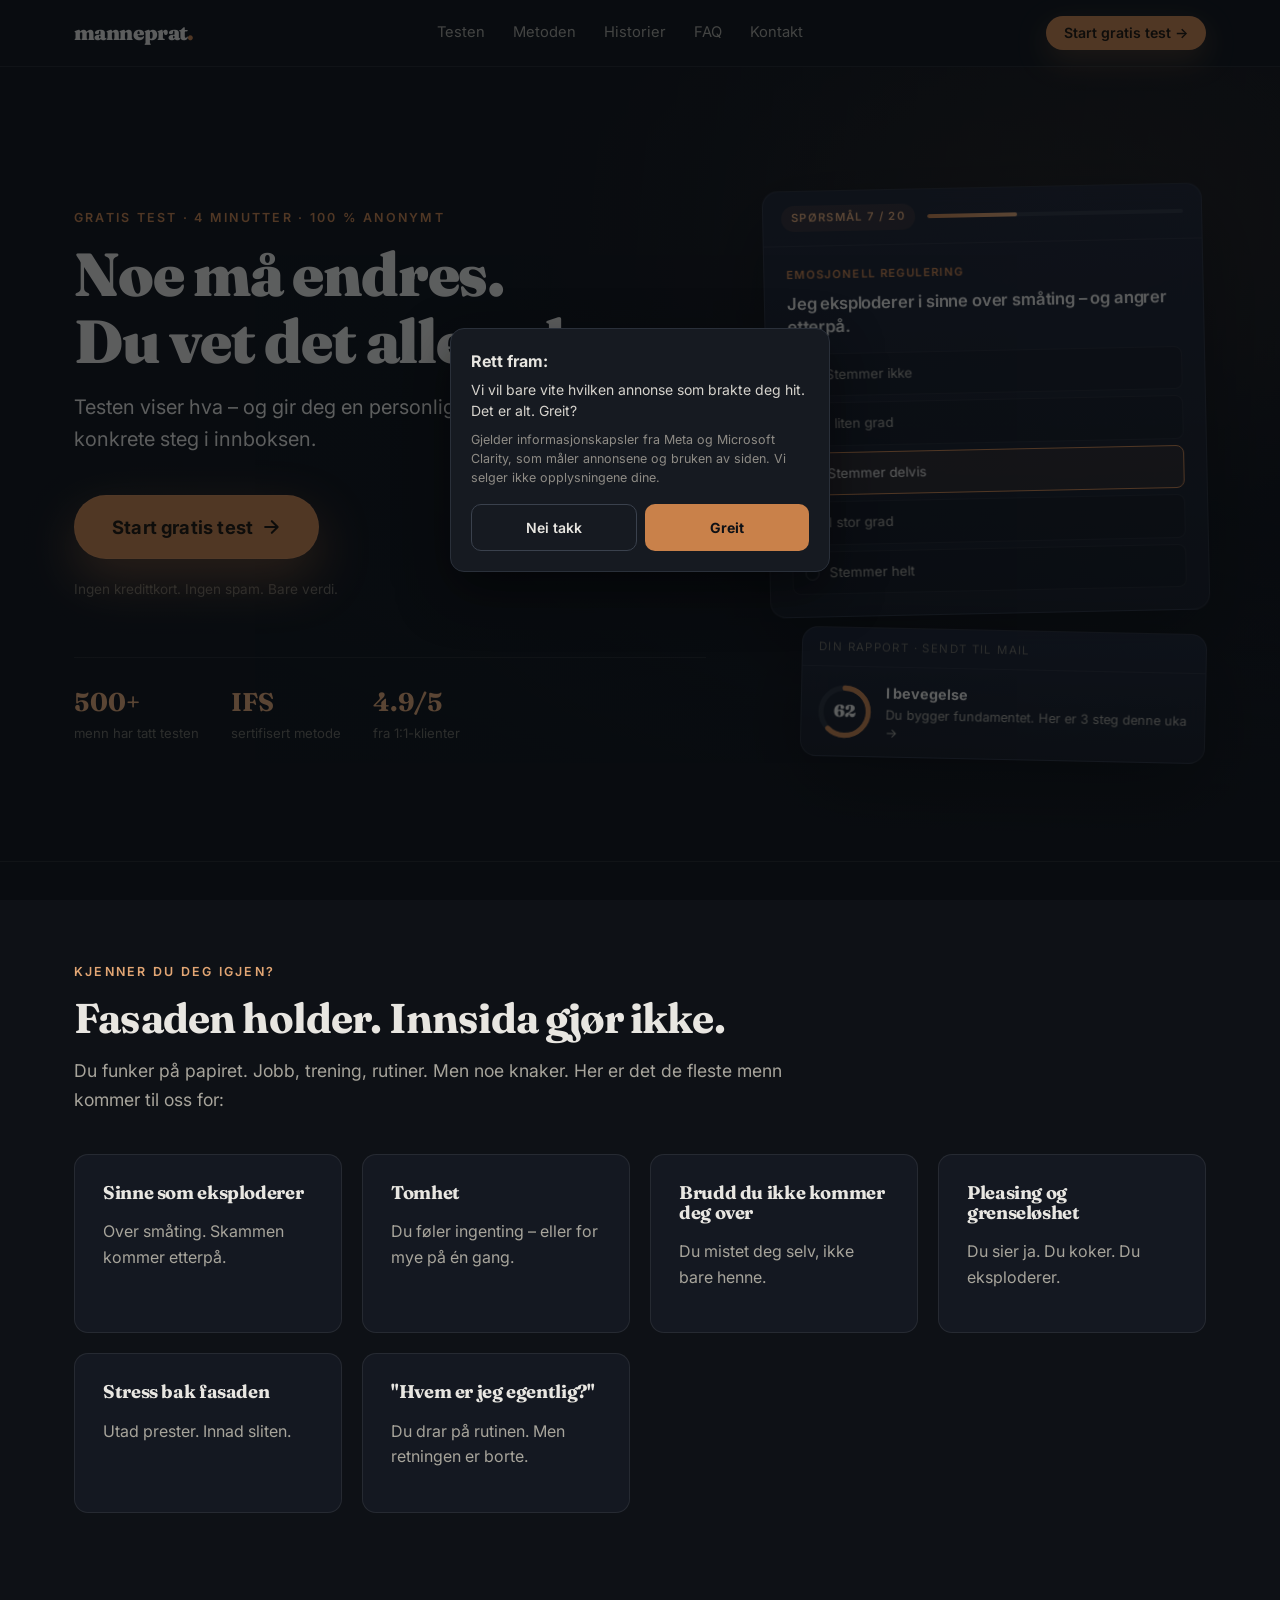
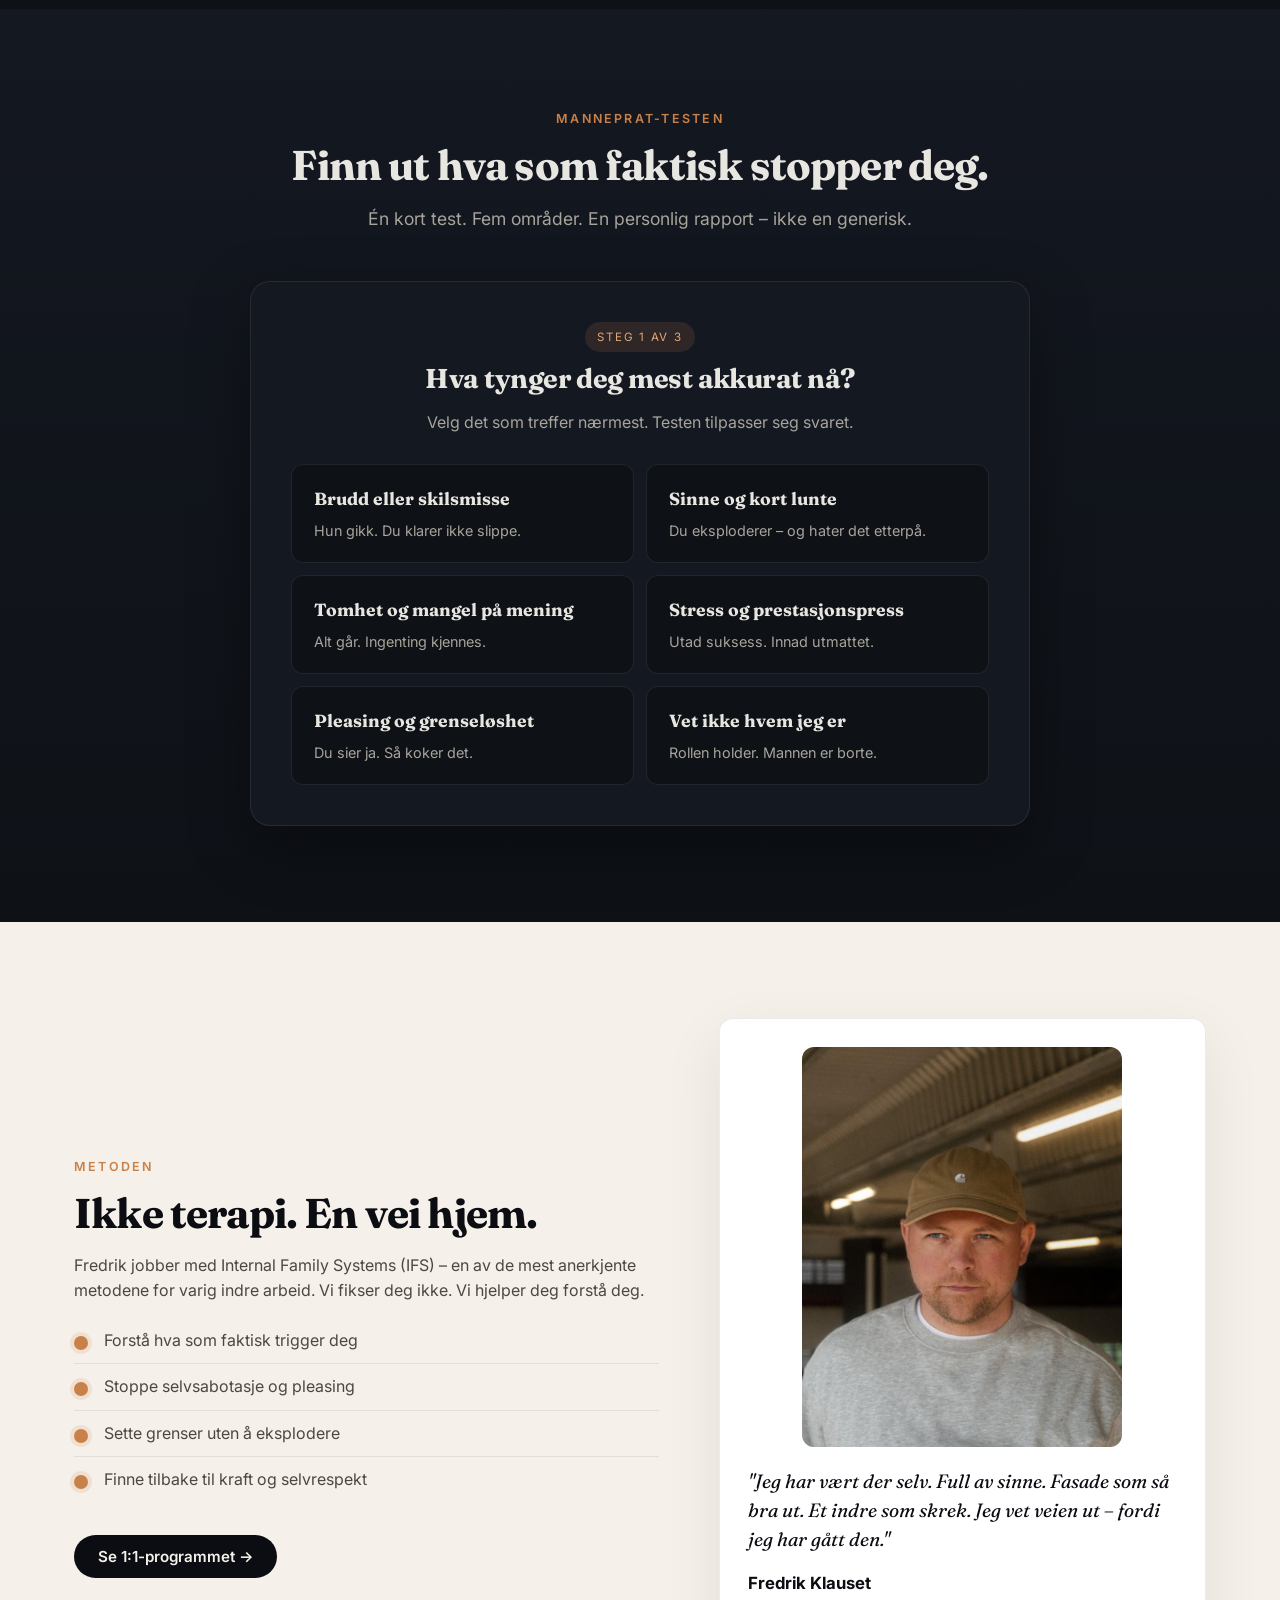
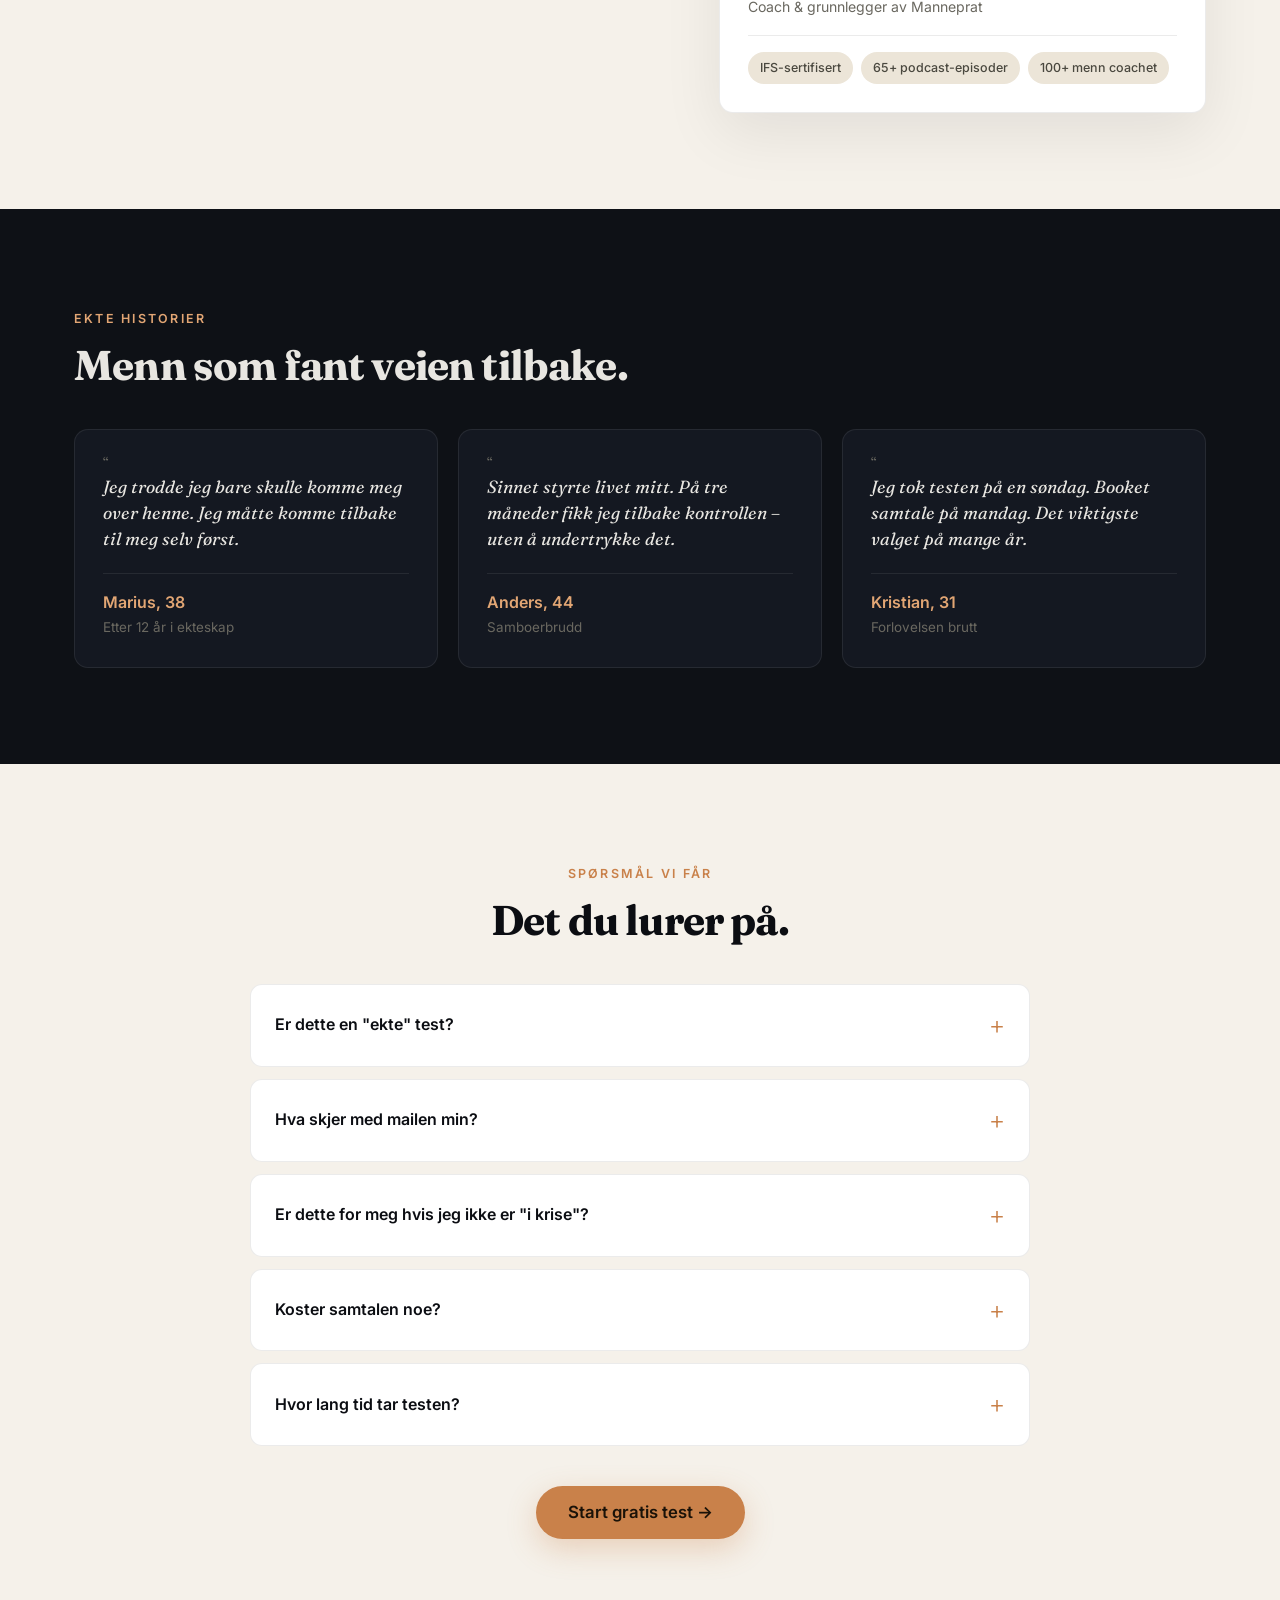
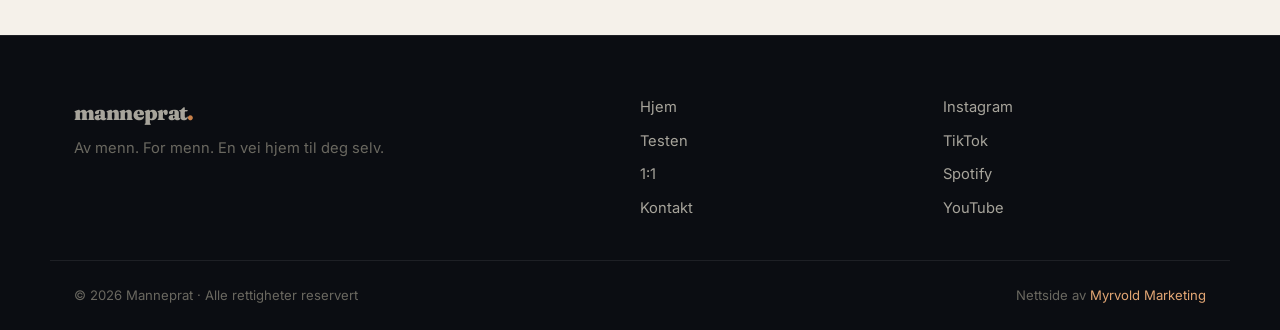
<file: index.html>
<!DOCTYPE html>
<html lang="no">
<head>
  <meta charset="UTF-8" />
  <meta name="viewport" content="width=device-width, initial-scale=1.0" />
  <title>Manneprat-testen | Manneprat</title>
  <meta name="description" content="Gratis test for menn som sitter fast. 4 minutter. Personlig rapport på mail." />
  <meta property="og:title" content="Manneprat-testen – Manneprat" />
  <meta property="og:description" content="Noe må endres. Du vet det. Testen viser hva." />
  <meta property="og:type" content="website" />
  <link rel="preconnect" href="https://fonts.googleapis.com" />
  <link rel="preconnect" href="https://fonts.gstatic.com" crossorigin />
  <link href="https://fonts.googleapis.com/css2?family=Fraunces:opsz,wght@9..144,500;9..144,700;9..144,900&family=Inter:wght@400;500;600;700&display=swap" rel="stylesheet" />
  <link rel="stylesheet" href="styles.css" />
  <script src="/vsl-assets/track.js?v=9" defer></script>
</head>
<body>

<!-- NAV -->
<header class="nav">
  <div class="container nav__inner">
    <a href="#" class="nav__logo">manneprat<span>.</span></a>
    <nav class="nav__links">
      <a href="#test">Testen</a>
      <a href="#metode">Metoden</a>
      <a href="#historier">Historier</a>
      <a href="#faq">FAQ</a>
      <a href="kontakt.html">Kontakt</a>
    </nav>
    <a href="#test" class="btn btn--primary nav__cta">Start gratis test →</a>
  </div>
</header>

<!-- HERO -->
<section class="hero">
  <div class="hero__bg" style="background-image:url('images/hero.jpg')"></div>
  <div class="hero__overlay"></div>
  <div class="container hero__inner">
    <div class="hero__content">
      <span class="eyebrow">Gratis test · 4 minutter · 100 % anonymt</span>
      <h1>Noe må endres.<br/>Du vet det allerede.</h1>
      <p class="hero__lead">Testen viser hva – og gir deg en personlig rapport med 3 konkrete steg i innboksen.</p>
      <div class="hero__cta">
        <a href="#test" class="btn btn--primary btn--huge btn--pulse">
          <span>Start gratis test</span>
          <svg width="20" height="20" viewBox="0 0 24 24" fill="none" stroke="currentColor" stroke-width="2.5" stroke-linecap="round" stroke-linejoin="round"><path d="M5 12h14M13 5l7 7-7 7"/></svg>
        </a>
        <span class="hero__meta">Ingen kredittkort. Ingen spam. Bare verdi.</span>
      </div>
      <div class="hero__trust">
        <div><strong>500+</strong><span>menn har tatt testen</span></div>
        <div><strong>IFS</strong><span>sertifisert metode</span></div>
        <div><strong>4.9/5</strong><span>fra 1:1-klienter</span></div>
      </div>
    </div>

    <!-- Hero preview: mock av selve testen -->
    <aside class="hero__preview" aria-hidden="true">
      <div class="hero__preview-card">
        <div class="hero__preview-head">
          <span class="hero__preview-badge">Spørsmål 7 / 20</span>
          <div class="hero__preview-progress"><span></span></div>
        </div>
        <div class="hero__preview-body">
          <span class="hero__preview-dim">Emosjonell regulering</span>
          <h3>Jeg eksploderer i sinne over småting – og angrer etterpå.</h3>
          <div class="hero__preview-opts">
            <div class="hero__preview-opt"><span class="mark"></span>Stemmer ikke</div>
            <div class="hero__preview-opt"><span class="mark"></span>I liten grad</div>
            <div class="hero__preview-opt is-selected"><span class="mark"></span>Stemmer delvis</div>
            <div class="hero__preview-opt"><span class="mark"></span>I stor grad</div>
            <div class="hero__preview-opt"><span class="mark"></span>Stemmer helt</div>
          </div>
        </div>
      </div>
      <div class="hero__preview-result">
        <div class="hero__preview-result-head">
          <span>Din rapport · sendt til mail</span>
        </div>
        <div class="hero__preview-result-body">
          <div class="hero__preview-ring">
            <svg viewBox="0 0 64 64"><circle cx="32" cy="32" r="28" class="ring-bg"/><circle cx="32" cy="32" r="28" class="ring-fg" style="stroke-dasharray:176;stroke-dashoffset:67"/></svg>
            <span>62</span>
          </div>
          <div>
            <strong>I bevegelse</strong>
            <p>Du bygger fundamentet. Her er 3 steg denne uka →</p>
          </div>
        </div>
      </div>
    </aside>
  </div>
</section>

<!-- PROBLEM -->
<section id="problemet" class="section section--dark">
  <div class="container">
    <span class="eyebrow eyebrow--light">Kjenner du deg igjen?</span>
    <h2 class="section__title">Fasaden holder. Innsida gjør ikke.</h2>
    <p class="section__lead">Du funker på papiret. Jobb, trening, rutiner. Men noe knaker. Her er det de fleste menn kommer til oss for:</p>
    <div class="problem-grid">
      <div class="problem-card"><h3>Sinne som eksploderer</h3><p>Over småting. Skammen kommer etterpå.</p></div>
      <div class="problem-card"><h3>Tomhet</h3><p>Du føler ingenting – eller for mye på én gang.</p></div>
      <div class="problem-card"><h3>Brudd du ikke kommer deg over</h3><p>Du mistet deg selv, ikke bare henne.</p></div>
      <div class="problem-card"><h3>Pleasing og grenseløshet</h3><p>Du sier ja. Du koker. Du eksploderer.</p></div>
      <div class="problem-card"><h3>Stress bak fasaden</h3><p>Utad prester. Innad sliten.</p></div>
      <div class="problem-card"><h3>"Hvem er jeg egentlig?"</h3><p>Du drar på rutinen. Men retningen er borte.</p></div>
    </div>
  </div>
</section>

<!-- THE TEST -->
<section id="test" class="section section--test">
  <div class="container">
    <div class="test-header">
      <span class="eyebrow">Manneprat-testen</span>
      <h2 class="section__title">Finn ut hva som faktisk stopper deg.</h2>
      <p class="section__lead">Én kort test. Fem områder. En personlig rapport – ikke en generisk.</p>
    </div>

    <div id="quiz" class="quiz">

      <!-- STEP 1: Problem selector -->
      <div class="quiz__screen" data-screen="problem">
        <div class="quiz__step-head">
          <span class="quiz__badge">Steg 1 av 3</span>
          <h3>Hva tynger deg mest akkurat nå?</h3>
          <p>Velg det som treffer nærmest. Testen tilpasser seg svaret.</p>
        </div>
        <div class="problem-select" id="problemSelect">
          <button class="problem-select__btn" data-problem="brudd">
            <span class="problem-select__title">Brudd eller skilsmisse</span>
            <span class="problem-select__desc">Hun gikk. Du klarer ikke slippe.</span>
          </button>
          <button class="problem-select__btn" data-problem="sinne">
            <span class="problem-select__title">Sinne og kort lunte</span>
            <span class="problem-select__desc">Du eksploderer – og hater det etterpå.</span>
          </button>
          <button class="problem-select__btn" data-problem="tomhet">
            <span class="problem-select__title">Tomhet og mangel på mening</span>
            <span class="problem-select__desc">Alt går. Ingenting kjennes.</span>
          </button>
          <button class="problem-select__btn" data-problem="stress">
            <span class="problem-select__title">Stress og prestasjonspress</span>
            <span class="problem-select__desc">Utad suksess. Innad utmattet.</span>
          </button>
          <button class="problem-select__btn" data-problem="grenser">
            <span class="problem-select__title">Pleasing og grenseløshet</span>
            <span class="problem-select__desc">Du sier ja. Så koker det.</span>
          </button>
          <button class="problem-select__btn" data-problem="identitet">
            <span class="problem-select__title">Vet ikke hvem jeg er</span>
            <span class="problem-select__desc">Rollen holder. Mannen er borte.</span>
          </button>
        </div>
      </div>

      <!-- STEP 2: Questions -->
      <div class="quiz__screen" data-screen="questions" hidden>
        <div class="quiz__progress">
          <div class="quiz__progress-bar"><span id="progressBar"></span></div>
          <div class="quiz__progress-text"><span id="qIndex">1</span> / <span id="qTotal">18</span></div>
        </div>
        <div class="quiz__card">
          <span class="quiz__dim" id="qDimension"></span>
          <h3 class="quiz__question" id="qText"></h3>
          <div class="quiz__options" id="qOptions"></div>
          <div class="quiz__nav">
            <button class="btn btn--ghost" id="prevBtn">← Forrige</button>
            <button class="btn btn--primary" id="nextBtn" disabled>Neste →</button>
          </div>
        </div>
      </div>

      <!-- STEP 3: Email -->
      <div class="quiz__screen" data-screen="email" hidden>
        <div class="quiz__email">
          <span class="quiz__badge">Steg 3 av 3</span>
          <h3>Rapporten din er klar.</h3>
          <p>Legg inn mailen så får du den rett i innboksen – sammen med Fredriks 7-dagers serie <em>Tilbake til deg selv</em>.</p>
          <form id="emailForm" class="quiz__form" novalidate>
            <label>
              <span>Fornavn</span>
              <input type="text" name="fornavn" id="fornavn" required autocomplete="given-name" placeholder="Ola" />
            </label>
            <label>
              <span>E-post</span>
              <input type="email" name="epost" id="epost" required autocomplete="email" placeholder="ola@eksempel.no" />
            </label>
            <label class="consent">
              <input type="checkbox" id="consent" required />
              <span>Send meg rapporten og mailserien. Jeg melder meg av når jeg vil.</span>
            </label>
            <button type="submit" class="btn btn--primary btn--block">Vis rapporten →</button>
            <p class="quiz__fineprint">Ingen spam. Aldri delt. Punktum.</p>
          </form>
        </div>
      </div>

      <!-- RESULTS -->
      <div class="quiz__screen" data-screen="results" hidden>
        <div class="results">
          <div class="results__top">
            <span class="eyebrow">Din rapport</span>
            <h3 id="resultHeadline"></h3>
            <p id="resultIntro"></p>
          </div>

          <div class="results__score">
            <div class="score-ring score-ring--big" aria-hidden="true">
              <svg viewBox="0 0 160 160">
                <circle cx="80" cy="80" r="70" class="ring-bg"/>
                <circle cx="80" cy="80" r="70" class="ring-fg" id="bigRing"/>
              </svg>
              <div class="score-ring__num"><span id="bigScore">0</span><small>/100</small></div>
            </div>
            <div class="results__tier" id="resultTier"></div>
          </div>

          <div class="results__dims" id="resultDims"></div>

          <div class="results__actions">
            <h4>3 steg du kan ta denne uka:</h4>
            <ol id="resultSteps"></ol>
          </div>

          <div class="results__cta">
            <h4>Vil du ha hjelp til å faktisk gjøre dette?</h4>
            <p>20 minutter på telefon med Fredrik. Gratis. Ingen salgsrutine.</p>
            <a href="kontakt.html" class="btn btn--primary btn--big">Book gratis samtale →</a>
            <p class="quiz__fineprint">Rapporten er også sendt til <span id="sentToEmail"></span></p>
          </div>
        </div>
      </div>
    </div>
  </div>
</section>

<!-- METHOD -->
<section id="metode" class="section section--light">
  <div class="container method__grid">
    <div>
      <span class="eyebrow">Metoden</span>
      <h2 class="section__title">Ikke terapi. En vei hjem.</h2>
      <p>Fredrik jobber med Internal Family Systems (IFS) – en av de mest anerkjente metodene for varig indre arbeid. Vi fikser deg ikke. Vi hjelper deg forstå deg.</p>
      <ul class="check-list check-list--dark">
        <li>Forstå hva som faktisk trigger deg</li>
        <li>Stoppe selvsabotasje og pleasing</li>
        <li>Sette grenser uten å eksplodere</li>
        <li>Finne tilbake til kraft og selvrespekt</li>
      </ul>
      <a href="1-til-1.html" class="btn btn--dark">Se 1:1-programmet →</a>
    </div>
    <div class="method__card">
      <div class="method__portrait">
        <img src="images/fredrik.jpg" alt="Fredrik Klauset" onerror="this.style.display='none';this.parentElement.classList.add('method__portrait--fallback')" />
        <span class="method__portrait-fb">FK</span>
      </div>
      <p>"Jeg har vært der selv. Full av sinne. Fasade som så bra ut. Et indre som skrek. Jeg vet veien ut – fordi jeg har gått den."</p>
      <strong>Fredrik Klauset</strong>
      <span class="method__role">Coach &amp; grunnlegger av Manneprat</span>
      <div class="method__meta">
        <span>IFS-sertifisert</span><span>65+ podcast-episoder</span><span>100+ menn coachet</span>
      </div>
    </div>
  </div>
</section>

<!-- STORIES -->
<section id="historier" class="section section--dark">
  <div class="container">
    <span class="eyebrow eyebrow--light">Ekte historier</span>
    <h2 class="section__title">Menn som fant veien tilbake.</h2>
    <div class="stories">
      <article class="story">
        <span class="story__mark">“</span>
        <p>Jeg trodde jeg bare skulle komme meg over henne. Jeg måtte komme tilbake til meg selv først.</p>
        <footer><strong>Marius, 38</strong><span>Etter 12 år i ekteskap</span></footer>
      </article>
      <article class="story">
        <span class="story__mark">“</span>
        <p>Sinnet styrte livet mitt. På tre måneder fikk jeg tilbake kontrollen – uten å undertrykke det.</p>
        <footer><strong>Anders, 44</strong><span>Samboerbrudd</span></footer>
      </article>
      <article class="story">
        <span class="story__mark">“</span>
        <p>Jeg tok testen på en søndag. Booket samtale på mandag. Det viktigste valget på mange år.</p>
        <footer><strong>Kristian, 31</strong><span>Forlovelsen brutt</span></footer>
      </article>
    </div>
  </div>
</section>

<!-- FAQ -->
<section id="faq" class="section section--light">
  <div class="container faq">
    <span class="eyebrow">Spørsmål vi får</span>
    <h2 class="section__title">Det du lurer på.</h2>
    <div class="faq__list">
      <details>
        <summary>Er dette en "ekte" test?</summary>
        <p>Bygget på IFS-prinsipper og kliniske selvrapporteringsverktøy. Ikke diagnostisk – men et ærlig speil.</p>
      </details>
      <details>
        <summary>Hva skjer med mailen min?</summary>
        <p>Brukes kun til å sende deg rapporten og Fredriks 7-dagers serie. Aldri delt. Avmelding med ett klikk.</p>
      </details>
      <details>
        <summary>Er dette for meg hvis jeg ikke er "i krise"?</summary>
        <p>Ja. Testen er for enhver mann som kjenner at noe knaker – stort eller lite. Du trenger ikke vente til bunnen.</p>
      </details>
      <details>
        <summary>Koster samtalen noe?</summary>
        <p>Nei. Første 20 minutter er gratis. Ingen salgsrutine. Ingen forpliktelser.</p>
      </details>
      <details>
        <summary>Hvor lang tid tar testen?</summary>
        <p>3–5 minutter. Svar på magefølelsen – ikke overanalysér.</p>
      </details>
    </div>
    <div class="faq__cta">
      <a href="#test" class="btn btn--primary btn--big">Start gratis test →</a>
    </div>
  </div>
</section>

<!-- FOOTER -->
<footer class="footer">
  <div class="container footer__inner">
    <div>
      <div class="nav__logo">manneprat<span>.</span></div>
      <p>Av menn. For menn. En vei hjem til deg selv.</p>
    </div>
    <div class="footer__links">
      <a href="index.html">Hjem</a>
      <a href="index.html#test">Testen</a>
      <a href="1-til-1.html">1:1</a>
      <a href="kontakt.html">Kontakt</a>
    </div>
    <div class="footer__social">
      <a href="https://www.instagram.com/fredrikklauset/" target="_blank" rel="noopener">Instagram</a>
      <a href="https://www.tiktok.com/@fredrikklauset" target="_blank" rel="noopener">TikTok</a>
      <a href="https://open.spotify.com/show/2w3InbAJKoJgXvXoUOeZVZ" target="_blank" rel="noopener">Spotify</a>
      <a href="https://www.youtube.com/@fklauset" target="_blank" rel="noopener">YouTube</a>
    </div>
  </div>
  <div class="container footer__bottom">
    <span>© <span id="yr"></span> Manneprat · Alle rettigheter reservert</span>
    <span>Nettside av <a href="https://myrvold.marketing" target="_blank" rel="noopener">Myrvold Marketing</a></span>
  </div>
</footer>

<script src="script.js"></script>
</body>
</html>
</file>
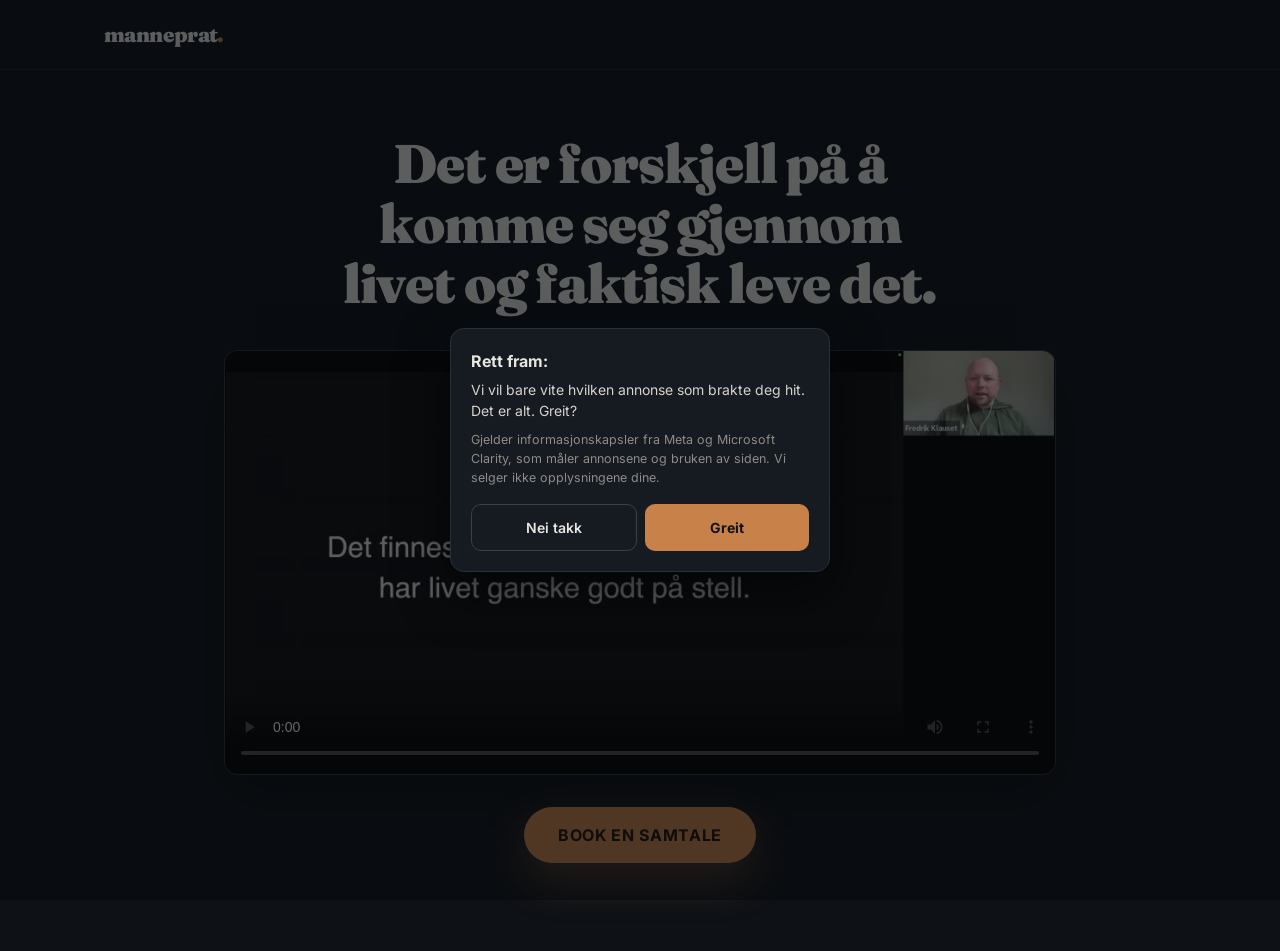
<file: vsl-a/index.html>
<!DOCTYPE html>
<html lang="no">
<head>
  <meta charset="UTF-8" />
  <meta name="viewport" content="width=device-width, initial-scale=1.0" />
  <meta name="robots" content="noindex" />
  <title>Videoen | Manneprat</title>
  <link rel="preconnect" href="https://fonts.googleapis.com" />
  <link rel="preconnect" href="https://fonts.gstatic.com" crossorigin />
  <link href="https://fonts.googleapis.com/css2?family=Fraunces:opsz,wght@9..144,700;9..144,900&family=Inter:wght@400;500;600;700&display=swap" rel="stylesheet" />
  <link rel="stylesheet" href="/vsl-assets/funnel.css?v=2" />
  <script src="/vsl-assets/track.js?v=9" defer></script>
</head>
<body>

<header class="top">
  <div class="container top__inner">
    <a href="/" class="logo">manneprat<span>.</span></a>
  </div>
</header>

<main>
  <div class="container container--narrow vsl">
    <h1>Det er forskjell på å komme seg gjennom livet og faktisk leve det.</h1>

    <div class="video">
      <video controls playsinline preload="metadata" poster="/vsl-assets/vsl-a-poster.jpg">
        <source src="/vsl-assets/vsl-a.mp4" type="video/mp4" />
      </video>
    </div>

    <div class="vsl__cta">
      <a href="/vsl-booking/" class="btn" onclick="try{sessionStorage.setItem('mp_video','VSL-A')}catch(e){}">BOOK EN SAMTALE</a>
    </div>
  </div>
</main>

</body>
</html>
</file>
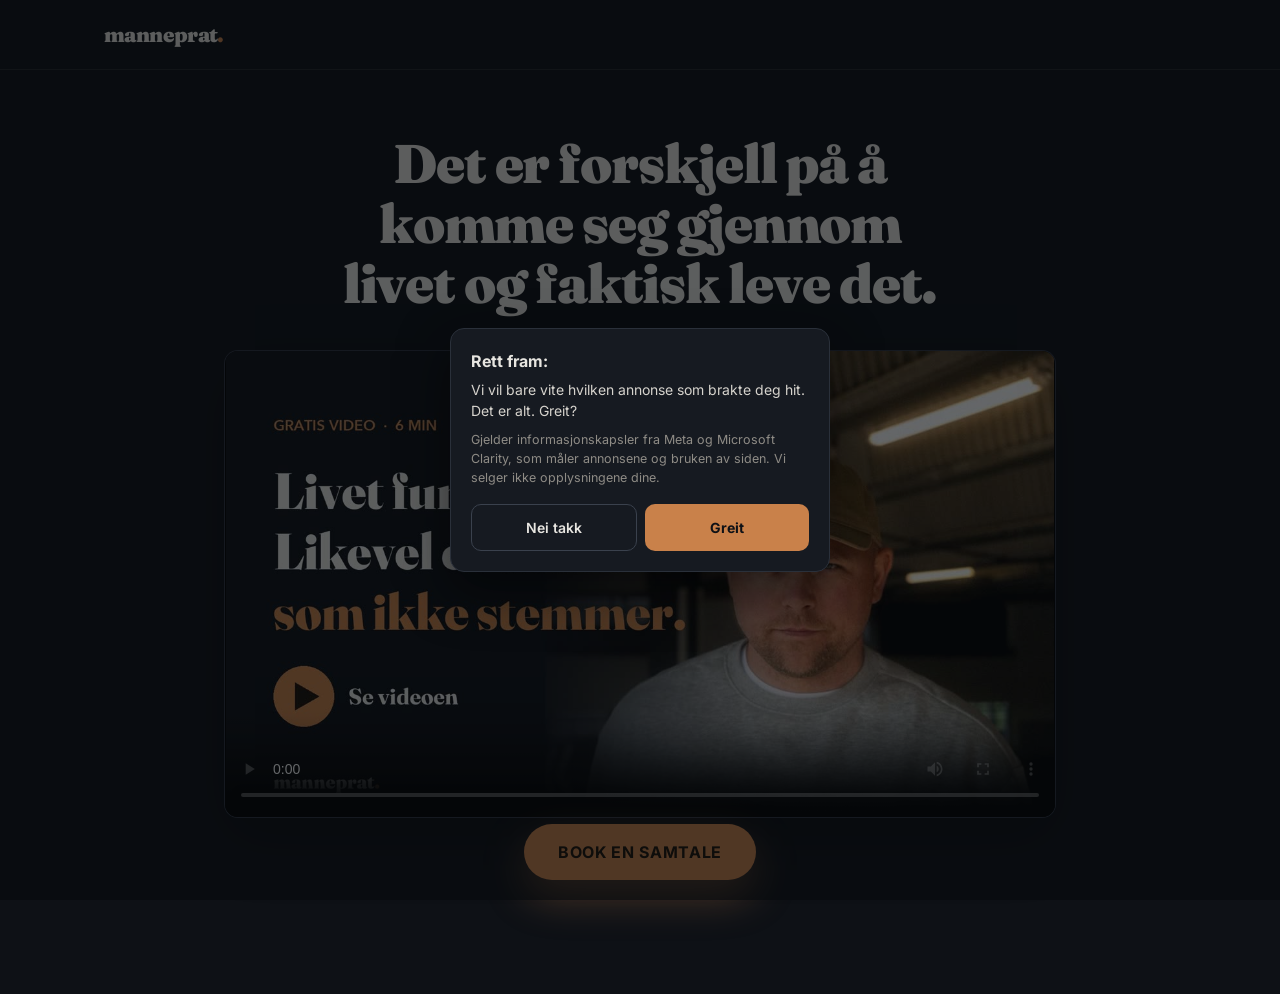
<file: vsl-b/index.html>
<!DOCTYPE html>
<html lang="no">
<head>
  <meta charset="UTF-8" />
  <meta name="viewport" content="width=device-width, initial-scale=1.0" />
  <meta name="robots" content="noindex" />
  <title>Videoen | Manneprat</title>
  <link rel="preconnect" href="https://fonts.googleapis.com" />
  <link rel="preconnect" href="https://fonts.gstatic.com" crossorigin />
  <link rel="preload" as="image" href="/vsl-assets/vsl-b-poster-1280.jpg" fetchpriority="high" />
  <link href="https://fonts.googleapis.com/css2?family=Fraunces:opsz,wght@9..144,700;9..144,900&family=Inter:wght@400;500;600;700&display=swap" rel="stylesheet" media="print" onload="this.media='all'" />
  <noscript><link href="https://fonts.googleapis.com/css2?family=Fraunces:opsz,wght@9..144,700;9..144,900&family=Inter:wght@400;500;600;700&display=swap" rel="stylesheet" /></noscript>
  <link rel="stylesheet" href="/vsl-assets/funnel.css?v=2" />
  <script src="/vsl-assets/track.js?v=9" defer></script>
</head>
<body>

<header class="top">
  <div class="container top__inner">
    <a href="/" class="logo">manneprat<span>.</span></a>
  </div>
</header>

<main>
  <div class="container container--narrow vsl">
    <h1>Det er forskjell på å komme seg gjennom livet og faktisk leve det.</h1>

    <div class="video video--b">
      <video controls playsinline preload="metadata" poster="/vsl-assets/vsl-b-poster-1280.jpg">
        <source src="/vsl-assets/vsl-b-720.mp4" type="video/mp4" media="(max-width: 900px)" />
        <source src="/vsl-assets/vsl-b.mp4" type="video/mp4" />
      </video>
    </div>

    <div class="vsl__cta">
      <a href="/vsl-booking/" class="btn" onclick="try{sessionStorage.setItem('mp_video','VSL-B')}catch(e){}">BOOK EN SAMTALE</a>
    </div>
  </div>
</main>

</body>
</html>
</file>
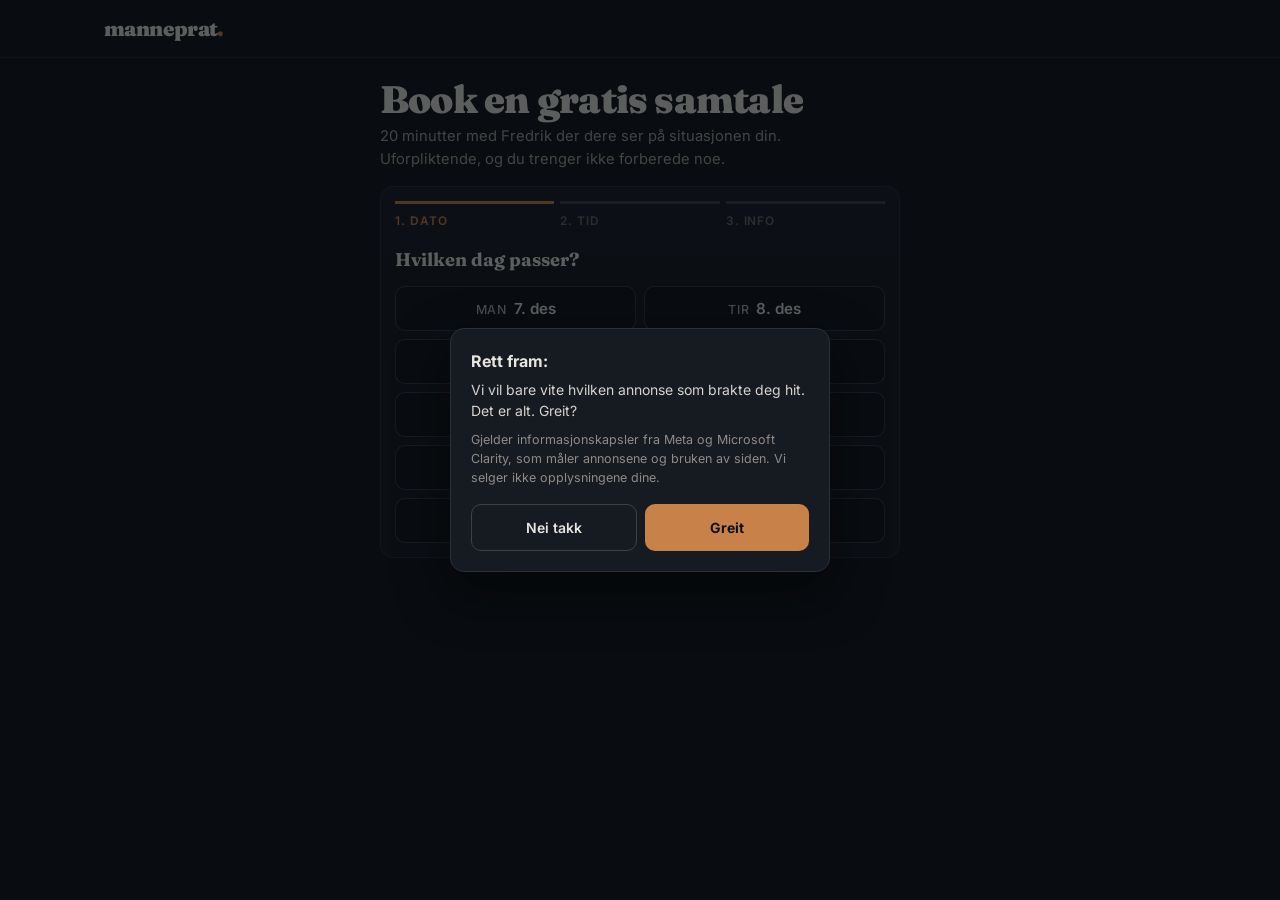
<file: vsl-booking/index.html>
<!DOCTYPE html>
<html lang="no">
<head>
  <meta charset="UTF-8" />
  <meta name="viewport" content="width=device-width, initial-scale=1.0" />
  <meta name="robots" content="noindex" />
  <title>Book en samtale | Manneprat</title>
  <link rel="preconnect" href="https://fonts.googleapis.com" />
  <link rel="preconnect" href="https://fonts.gstatic.com" crossorigin />
  <link href="https://fonts.googleapis.com/css2?family=Fraunces:opsz,wght@9..144,700;9..144,900&family=Inter:wght@400;500;600;700&display=swap" rel="stylesheet" />
  <link rel="stylesheet" href="/vsl-assets/funnel.css?v=9" />
  <script src="/vsl-assets/track.js?v=9" defer></script>
</head>
<body class="side-booking">

<header class="top top--slank">
  <div class="container top__inner">
    <a href="/" class="logo">manneprat<span>.</span></a>
  </div>
</header>

<main>
  <div class="container">
    <form class="bk" id="contactForm" novalidate data-clarity-mask="true">
      <h1 class="bk__tittel">Book en gratis samtale</h1>
      <p class="bk__rolig">20 minutter med Fredrik der dere ser på situasjonen din.<br />Uforpliktende, og du trenger ikke forberede noe.</p>

      <div class="bk__kort">
        <ol class="bk__steg" aria-label="Steg">
          <li data-steg="1">Dato</li><li data-steg="2">Tid</li><li data-steg="3">Info</li>
        </ol>

        <section class="bk__del" id="del1">
          <p class="bk__sporsmal">Hvilken dag passer?</p>
          <div class="days" id="days"></div>
        </section>

        <section class="bk__del" id="del2" hidden>
          <p class="bk__sporsmal"><button type="button" class="bk__tilbake" data-til="1">‹</button><span>Hvilket tidspunkt <span id="valgtDag"></span>?</span></p>
          <div class="times" id="times"></div>
        </section>

        <section class="bk__del" id="del3" hidden>
          <p class="bk__sporsmal"><button type="button" class="bk__tilbake" data-til="2">‹</button><span id="valgtTid"></span></p>
          <p class="bk__naa" id="bkNaa">Nesten ferdig. Skriv navn og telefon, og trykk på knappen for å sende bookingen.</p>
          <div class="bk__felt">
            <input type="text" id="bFornavn" autocomplete="given-name" placeholder="Fornavn" aria-label="Fornavn" required />
            <input type="tel" id="bTlf" autocomplete="tel" inputmode="tel" placeholder="Telefon" aria-label="Telefon" pattern="[0-9 +]{8,}" required />
          </div>
          <p class="form-error" id="bookingError" hidden>Noe gikk galt. Prøv igjen, eller skriv til hei@manneprat.no.</p>
          <button type="submit" class="btn btn--block">BEKREFT SAMTALEN</button>
        </section>
      </div>

      <!-- Sosialt bevis: ekte utsagn fra Fredriks klienter (SITATER under). Vises ikke når listen er tom. -->
      <div class="sitater" id="sitater"></div>
    </form>
  </div>
</main>

<script>
  // Ekte, korte utsagn fra Fredriks klienter. Eksempel: { tekst: '…', navn: 'M., 41' }
  const SITATER = [];
  const sitater = document.getElementById('sitater');
  SITATER.forEach((s) => {
    const f = document.createElement('figure');
    f.className = 'sitat';
    const q = document.createElement('blockquote'); q.textContent = '«' + s.tekst + '»';
    const c = document.createElement('figcaption'); c.textContent = s.navn;
    f.append(q, c); sitater.append(f);
  });
  if (!SITATER.length) sitater.remove();

  // Dag og tid: de neste ledige dagene (mandag til torsdag) med faste tider. Fredrik bekrefter tidspunktet på telefon.
  const days = document.getElementById('days');
  const dayNames = ['søn', 'man', 'tir', 'ons', 'tor', 'fre', 'lør'];
  const monthNames = ['jan', 'feb', 'mar', 'apr', 'mai', 'jun', 'jul', 'aug', 'sep', 'okt', 'nov', 'des'];
  const d = new Date();
  let added = 0;
  while (added < 10) {
    d.setDate(d.getDate() + 1);
    if (d.getDay() === 0 || d.getDay() >= 5) continue; // mandag til torsdag, som Fredriks Calendly
    days.insertAdjacentHTML('beforeend',
      `<div><input type="radio" name="dag" id="dag_${added}" value="${dayNames[d.getDay()]} ${d.getDate()}. ${monthNames[d.getMonth()]}" required /><label for="dag_${added}"><small>${dayNames[d.getDay()]}</small>${d.getDate()}. ${monthNames[d.getMonth()]}</label></div>`);
    added++;
  }
  const times = document.getElementById('times');
  ['09:00', '10:30', '12:00', '14:00', '17:00', '19:00'].forEach((t, i) => {
    times.insertAdjacentHTML('beforeend',
      `<div><input type="radio" name="tid" id="tid_${i}" value="${t}" required /><label for="tid_${i}">${t}</label></div>`);
  });


  // Tre steg: dato, tid, info. Valget sender deg videre til neste steg.
  const deler = [1, 2, 3].map((n) => document.getElementById('del' + n));
  let steg3Sendt = false;
  function visSteg(n) {
    if (n === 3 && !steg3Sendt && window.mpTrack) { steg3Sendt = true; mpTrack('Booking_SisteSteg', { video: (function () { try { return sessionStorage.getItem('mp_video') || ''; } catch (_) { return ''; } })() }, true); }
    deler.forEach((el, i) => { el.hidden = i !== n - 1; });
    document.querySelectorAll('.bk__steg li').forEach((li) => {
      li.classList.toggle('er-aktiv', +li.dataset.steg === n);
      li.classList.toggle('er-ferdig', +li.dataset.steg < n);
    });
    if (n === 3 && matchMedia('(min-width: 861px)').matches && !document.querySelector('.bk__felt').hidden) document.getElementById('bFornavn').focus();
  }
  document.getElementById('days').addEventListener('change', (e) => {
    document.getElementById('valgtDag').textContent = e.target.value.replace(/^\S+ /, 'den ');
    visSteg(2);
  });
  document.getElementById('times').addEventListener('change', () => {
    const dag = document.querySelector('input[name="dag"]:checked').value;
    const tid = document.querySelector('input[name="tid"]:checked').value;
    document.getElementById('valgtTid').textContent = dag.charAt(0).toUpperCase() + dag.slice(1) + ' kl. ' + tid;
    visSteg(3);
  });
  document.querySelectorAll('.bk__tilbake').forEach((b) => b.addEventListener('click', () => visSteg(+b.dataset.til)));
  visSteg(1);

  // Kommer fra VSL-C: navn og telefon er allerede gitt. Feltene skjules, så de bare velger dato og tid.
  try {
    const o = JSON.parse(sessionStorage.getItem('mp_optin') || 'null');
    if (o && o.fornavn && (o.tlf || '').replace(/\D/g, '').length >= 8) {
      document.getElementById('bFornavn').value = o.fornavn;
      document.getElementById('bTlf').value = o.tlf;
      document.querySelector('.bk__felt').hidden = true;
      document.getElementById('bkNaa').textContent = 'Nesten ferdig. Trykk på knappen for å sende bookingen.';
      document.querySelector('.bk__steg li[data-steg="3"]').textContent = 'Bekreft';
      const info = document.createElement('p');
      info.className = 'bk__rolig';
      info.textContent = 'Fredrik ringer deg på ' + o.tlf + ' for å bekrefte tidspunktet.';
      document.querySelector('.bk__felt').after(info);
    }
  } catch (_) {}

  // Send bookingen til booking.php (varsel på e-post til Fredrik)
  const form = document.getElementById('contactForm');
  const val = (sel) => { const el = form.querySelector(sel); return el ? el.value.trim() : ''; };
  form.addEventListener('submit', async (e) => {
    e.preventDefault();
    if (!form.checkValidity()) { form.reportValidity(); return; }
    const data = {
      fornavn: val('#bFornavn'), tlf: val('#bTlf'),
      dag: val('input[name="dag"]:checked'), tid: val('input[name="tid"]:checked'),
    };
    try { data.utm = JSON.parse(sessionStorage.getItem('mp_utm') || '{}'); } catch (_) { data.utm = {}; }
    try { data.video = sessionStorage.getItem('mp_video') || ''; } catch (_) {}
    try { data.epost = (JSON.parse(sessionStorage.getItem('mp_optin') || 'null') || {}).epost || ''; } catch (_) {}
    const btn = form.querySelector('button[type="submit"]');
    btn.disabled = true;
    let ok = false;
    try {
      const res = await fetch('/booking.php', { method: 'POST', headers: { 'Content-Type': 'application/json' }, body: JSON.stringify(data) });
      ok = res.ok;
    } catch (_) {}
    if (ok) {
      try { sessionStorage.setItem('mp_takk', JSON.stringify({ fornavn: data.fornavn, problem: 'vsl-booking' })); } catch (_) {}
      window.location.href = '/takk.html';
      return;
    }
    btn.disabled = false;
    document.getElementById('bookingError').hidden = false;
  });
</script>

</body>
</html>
</file>
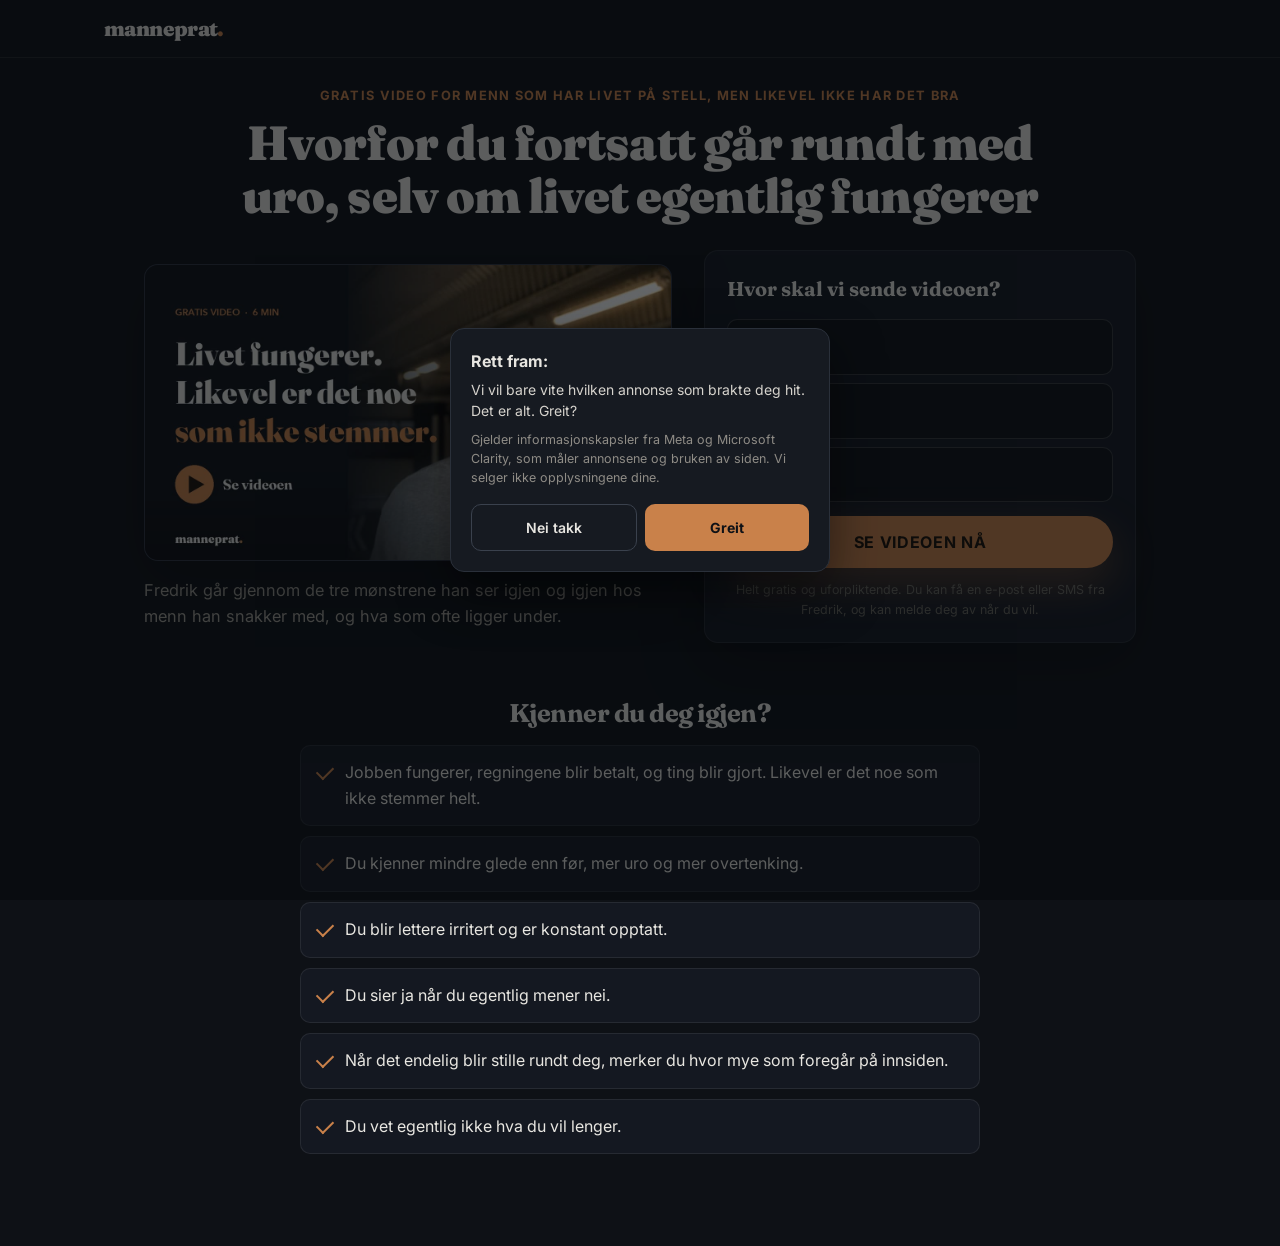
<file: vsl-c/index.html>
<!DOCTYPE html>
<html lang="no">
<head>
  <meta charset="UTF-8" />
  <meta name="viewport" content="width=device-width, initial-scale=1.0" />
  <meta name="robots" content="noindex" />
  <title>Gratis video | Manneprat</title>
  <link rel="preconnect" href="https://fonts.googleapis.com" />
  <link rel="preconnect" href="https://fonts.gstatic.com" crossorigin />
  <link rel="preload" as="image" href="/vsl-assets/vsl-b-poster-1280.jpg" fetchpriority="high" />
  <link href="https://fonts.googleapis.com/css2?family=Fraunces:opsz,wght@9..144,700;9..144,900&family=Inter:wght@400;500;600;700&display=swap" rel="stylesheet" media="print" onload="this.media='all'" />
  <noscript><link href="https://fonts.googleapis.com/css2?family=Fraunces:opsz,wght@9..144,700;9..144,900&family=Inter:wght@400;500;600;700&display=swap" rel="stylesheet" /></noscript>
  <link rel="stylesheet" href="/vsl-assets/funnel.css?v=9" />
  <script src="/vsl-assets/track.js?v=9" defer></script>
</head>
<body class="side-optin">

<header class="top top--slank">
  <div class="container top__inner">
    <a href="/" class="logo">manneprat<span>.</span></a>
  </div>
</header>

<main>
  <div class="container oc">
    <p class="oc__over">Gratis video for menn som har livet på stell, men likevel ikke har det bra</p>
    <h1 class="oc__tittel">Hvorfor du fortsatt går rundt med uro, selv om livet egentlig fungerer</h1>

    <div class="oc__grid">
      <div class="oc__venstre">
        <div class="oc__bilde" aria-hidden="true">
          <img src="/vsl-assets/vsl-b-poster-1280.jpg" alt="" width="1280" height="720" />
          <span class="oc__lengde">6 min</span>
        </div>
        <p class="oc__lead">Fredrik går gjennom de tre mønstrene han ser igjen og igjen hos menn han snakker med, og hva som ofte ligger under.</p>
      </div>

      <form class="oc__kort" id="optinForm" novalidate data-clarity-mask="true">
        <p class="oc__skjematittel">Hvor skal vi sende videoen?</p>
        <div class="bk__felt">
          <input type="text" id="oFornavn" name="fornavn" autocomplete="given-name" placeholder="Fornavn" aria-label="Fornavn" required />
          <input type="email" id="oEpost" name="epost" autocomplete="email" inputmode="email" placeholder="E-post" aria-label="E-post" required />
          <input type="tel" id="oTlf" name="tlf" autocomplete="tel" inputmode="tel" placeholder="Telefon" aria-label="Telefon" pattern="[0-9 +]{8,}" required />
        </div>
        <p class="form-error" id="optinError" hidden>Noe gikk galt. Prøv igjen, eller skriv til hei@manneprat.no.</p>
        <button type="submit" class="btn btn--block">SE VIDEOEN NÅ</button>
        <p class="oc__smaa">Helt gratis og uforpliktende. Du kan få en e-post eller SMS fra Fredrik, og kan melde deg av når du vil.</p>
      </form>
    </div>

    <section class="oc__igjen">
      <h2>Kjenner du deg igjen?</h2>
      <ul>
        <li>Jobben fungerer, regningene blir betalt, og ting blir gjort. Likevel er det noe som ikke stemmer helt.</li>
        <li>Du kjenner mindre glede enn før, mer uro og mer overtenking.</li>
        <li>Du blir lettere irritert og er konstant opptatt.</li>
        <li>Du sier ja når du egentlig mener nei.</li>
        <li>Når det endelig blir stille rundt deg, merker du hvor mye som foregår på innsiden.</li>
        <li>Du vet egentlig ikke hva du vil lenger.</li>
      </ul>
    </section>
  </div>
</main>

<!-- Exit-popup: vises én gang når besøkende er på vei bort, med samme skjema -->
<div class="ep" id="exitPopup" hidden role="dialog" aria-modal="true" aria-labelledby="epTittel">
  <form class="ep__boks" id="epForm" novalidate data-clarity-mask="true">
    <button type="button" class="ep__lukk" aria-label="Lukk">×</button>
    <p class="ep__tittel" id="epTittel">Du er nesten der</p>
    <p class="ep__tekst">Fyll inn, så får du se videoen med en gang.</p>
    <div class="bk__felt">
      <input type="text" id="pFornavn" autocomplete="given-name" placeholder="Fornavn" aria-label="Fornavn" required />
      <input type="email" id="pEpost" autocomplete="email" inputmode="email" placeholder="E-post" aria-label="E-post" required />
      <input type="tel" id="pTlf" autocomplete="tel" inputmode="tel" placeholder="Telefon" aria-label="Telefon" pattern="[0-9 +]{8,}" required />
    </div>
    <p class="form-error" id="epError" hidden>Noe gikk galt. Prøv igjen, eller skriv til hei@manneprat.no.</p>
    <button type="submit" class="btn btn--block">SE VIDEOEN NÅ</button>
    <p class="oc__smaa">Helt gratis og uforpliktende. Du kan få en e-post eller SMS fra Fredrik, og kan melde deg av når du vil.</p>
  </form>
</div>

<script>
  const form = document.getElementById('optinForm');
  const val = (id) => document.getElementById(id).value.trim();
  form.addEventListener('submit', async (e) => {
    e.preventDefault();
    if (!form.checkValidity()) { form.reportValidity(); return; }
    const eventId = 'optin-' + Date.now() + '-' + Math.random().toString(36).slice(2, 10);
    const data = { fornavn: val('oFornavn'), epost: val('oEpost'), tlf: val('oTlf'), event_id: eventId, url: location.href };
    try { data.utm = JSON.parse(sessionStorage.getItem('mp_utm') || '{}'); } catch (_) { data.utm = {}; }
    try { data.fbc = sessionStorage.getItem('mp_fbc') || ''; } catch (_) {}
    const ck = (n) => (document.cookie.match('(?:^|; )' + n + '=([^;]*)') || [])[1] || '';
    data.fbc = ck('_fbc') || data.fbc; data.fbp = ck('_fbp');

    const btn = form.querySelector('button[type="submit"]');
    btn.disabled = true;
    // Pikselen (bare med samtykke) og serveren sender samme eventID, så Meta teller påmeldingen én gang
    if (window.mpTrack) mpTrack('Lead', { content_name: 'vsl-c-optin', content_category: 'vsl-c-optin' }, false, { eventID: eventId });
    let ok = false;
    try {
      const res = await fetch('/optin.php', { method: 'POST', headers: { 'Content-Type': 'application/json' }, body: JSON.stringify(data) });
      ok = res.ok;
    } catch (_) {}
    if (ok) {
      try {
        sessionStorage.setItem('mp_optin', JSON.stringify({ fornavn: data.fornavn, tlf: data.tlf, epost: data.epost }));
        sessionStorage.setItem('mp_video', 'VSL-C');
      } catch (_) {}
      window.location.href = '/vsl-c/video/';
      return;
    }
    btn.disabled = false;
    document.getElementById('optinError').hidden = false;
  });

  // ---------- Exit-popup ----------
  const ep = document.getElementById('exitPopup');
  const epForm = document.getElementById('epForm');
  let epVist = false;
  try { epVist = sessionStorage.getItem('mp_exit') === '1'; } catch (_) {}
  const sendt = () => { try { return !!sessionStorage.getItem('mp_optin'); } catch (_) { return false; } };
  function visPopup() {
    if (epVist || sendt() || Date.now() - start < 4000) return;
    epVist = true;
    try { sessionStorage.setItem('mp_exit', '1'); } catch (_) {}
    // Det som allerede er skrevet i skjemaet, følger med
    [['oFornavn', 'pFornavn'], ['oEpost', 'pEpost'], ['oTlf', 'pTlf']].forEach(([a, b]) => { document.getElementById(b).value = document.getElementById(a).value; });
    ep.hidden = false;
    if (window.mpTrack) mpTrack('Exit_Popup_Vist', {}, true);
  }
  const start = Date.now();
  function lukk() { ep.hidden = true; }
  ep.querySelector('.ep__lukk').addEventListener('click', lukk);
  ep.addEventListener('click', (e) => { if (e.target === ep) lukk(); });
  document.addEventListener('keydown', (e) => { if (e.key === 'Escape' && !ep.hidden) lukk(); });
  // PC: musa forlater vinduet mot toppen (mot faner og lukkeknapp)
  document.addEventListener('mouseout', (e) => { if (!e.relatedTarget && e.clientY <= 0) visPopup(); });
  // Mobil: raskt sveip oppover etter å ha scrollet ned, eller tilbake til fanen etter å ha vært borte
  let sistY = window.scrollY, sistT = Date.now(), maksY = 0;
  window.addEventListener('scroll', () => {
    const y = window.scrollY, t = Date.now();
    maksY = Math.max(maksY, y);
    if (maksY > 300 && sistY - y > 120 && t - sistT < 250) visPopup();
    sistY = y; sistT = t;
  }, { passive: true });
  document.addEventListener('visibilitychange', () => { if (document.visibilityState === 'visible' && matchMedia('(max-width: 860px)').matches) visPopup(); });
  // Popup-skjemaet sender via hovedskjemaet, så alt går samme vei
  epForm.addEventListener('submit', (e) => {
    e.preventDefault();
    if (!epForm.checkValidity()) { epForm.reportValidity(); return; }
    [['pFornavn', 'oFornavn'], ['pEpost', 'oEpost'], ['pTlf', 'oTlf']].forEach(([a, b]) => { document.getElementById(b).value = document.getElementById(a).value; });
    epForm.querySelector('button[type="submit"]').disabled = true;
    form.requestSubmit();
    // Hovedskjemaet viser feilen sin; speil den i popupen
    setTimeout(function sjekk() {
      if (!document.getElementById('optinError').hidden) { document.getElementById('epError').hidden = false; epForm.querySelector('button[type="submit"]').disabled = false; }
      else if (!ep.hidden && location.pathname.indexOf('/video') < 0) setTimeout(sjekk, 300);
    }, 300);
  });
</script>

</body>
</html>
</file>
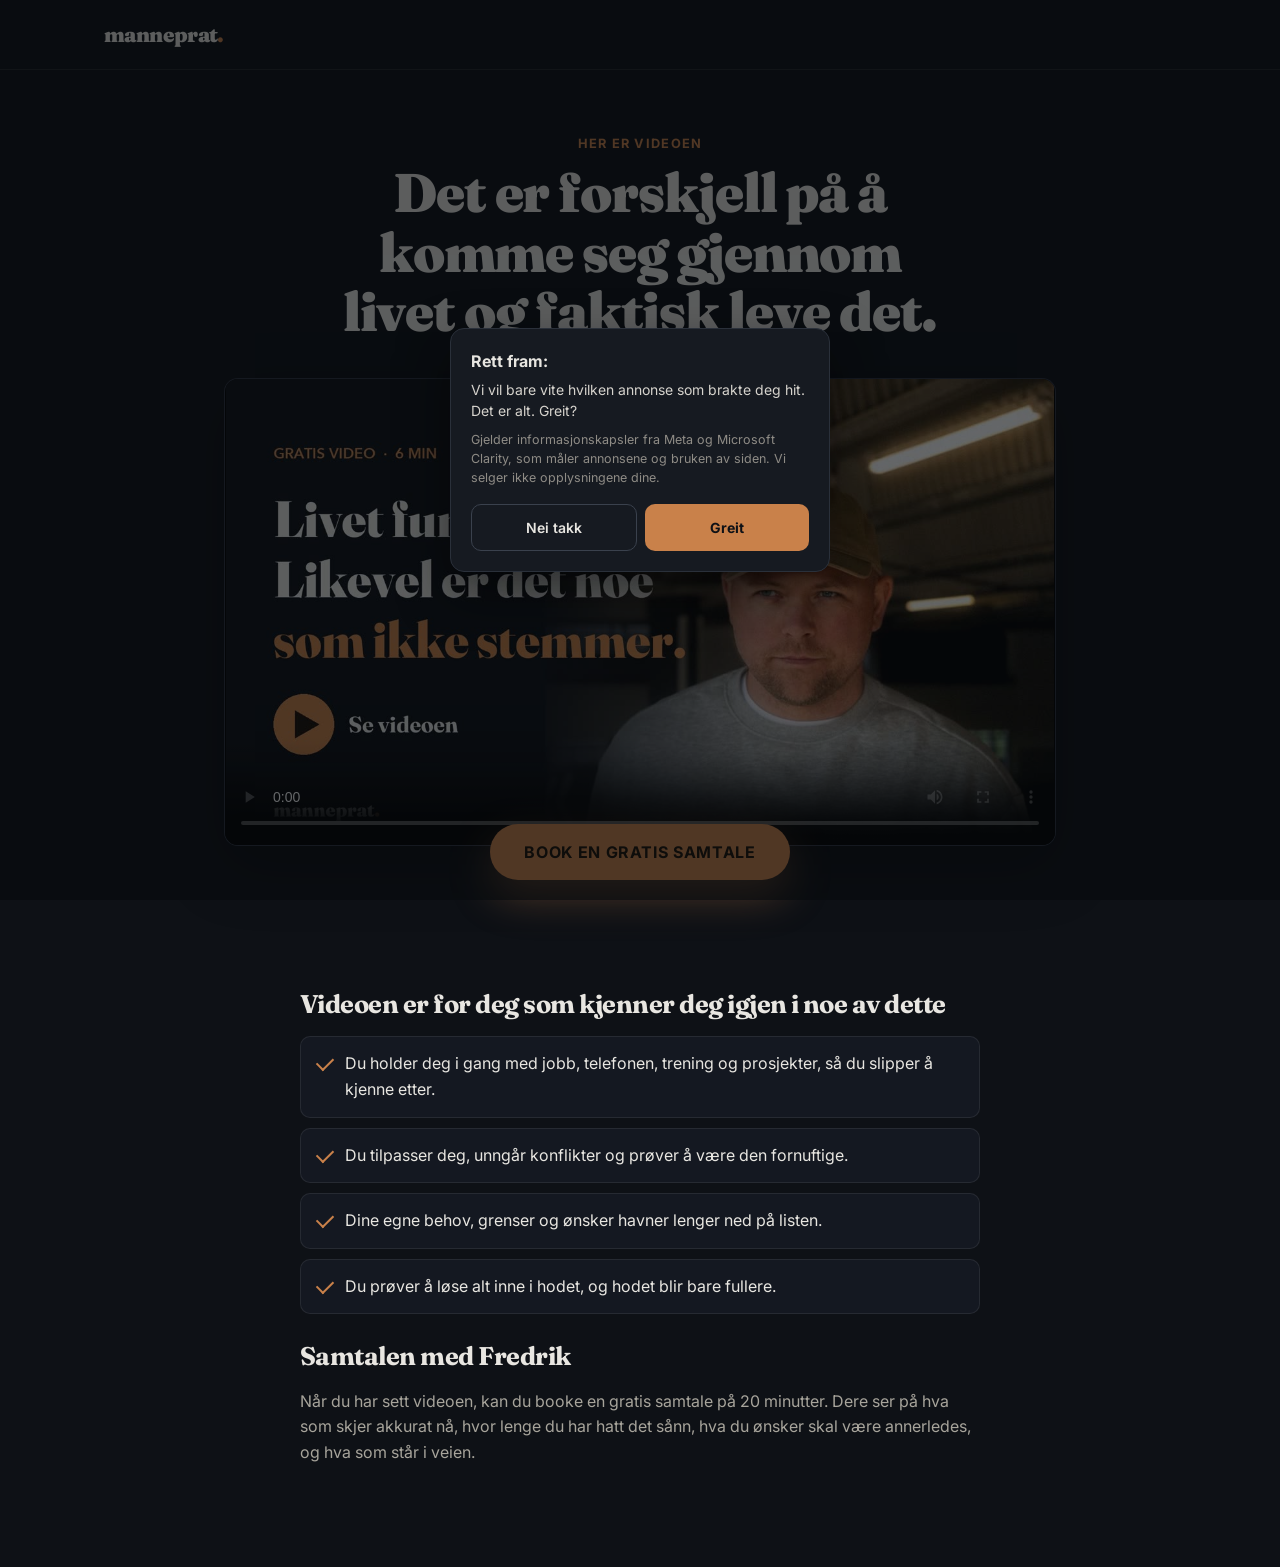
<file: vsl-c/video/index.html>
<!DOCTYPE html>
<html lang="no">
<head>
  <meta charset="UTF-8" />
  <meta name="viewport" content="width=device-width, initial-scale=1.0" />
  <meta name="robots" content="noindex" />
  <title>Videoen | Manneprat</title>
  <link rel="preconnect" href="https://fonts.googleapis.com" />
  <link rel="preconnect" href="https://fonts.gstatic.com" crossorigin />
  <link rel="preload" as="image" href="/vsl-assets/vsl-b-poster-1280.jpg" fetchpriority="high" />
  <link href="https://fonts.googleapis.com/css2?family=Fraunces:opsz,wght@9..144,700;9..144,900&family=Inter:wght@400;500;600;700&display=swap" rel="stylesheet" media="print" onload="this.media='all'" />
  <noscript><link href="https://fonts.googleapis.com/css2?family=Fraunces:opsz,wght@9..144,700;9..144,900&family=Inter:wght@400;500;600;700&display=swap" rel="stylesheet" /></noscript>
  <link rel="stylesheet" href="/vsl-assets/funnel.css?v=9" />
  <script src="/vsl-assets/track.js?v=9" defer></script>
</head>
<body class="side-vslc">

<header class="top">
  <div class="container top__inner">
    <a href="/" class="logo">manneprat<span>.</span></a>
  </div>
</header>

<main>
  <div class="container container--narrow vsl">
    <p class="oc__over" id="hei" data-clarity-mask="true">Her er videoen</p>
    <h1>Det er forskjell på å komme seg gjennom livet og faktisk leve det.</h1>

    <div class="video video--b">
      <video controls playsinline preload="metadata" poster="/vsl-assets/vsl-b-poster-1280.jpg">
        <source src="/vsl-assets/vsl-b-720.mp4" type="video/mp4" media="(max-width: 900px)" />
        <source src="/vsl-assets/vsl-b.mp4" type="video/mp4" />
      </video>
    </div>

    <div class="vsl__cta">
      <a href="/vsl-booking/" class="btn" onclick="try{sessionStorage.setItem('mp_video','VSL-C')}catch(e){}">BOOK EN GRATIS SAMTALE</a>
    </div>

    <section class="oc__igjen oc__igjen--venstre">
      <h2>Videoen er for deg som kjenner deg igjen i noe av dette</h2>
      <ul>
        <li>Du holder deg i gang med jobb, telefonen, trening og prosjekter, så du slipper å kjenne etter.</li>
        <li>Du tilpasser deg, unngår konflikter og prøver å være den fornuftige.</li>
        <li>Dine egne behov, grenser og ønsker havner lenger ned på listen.</li>
        <li>Du prøver å løse alt inne i hodet, og hodet blir bare fullere.</li>
      </ul>
      <h2>Samtalen med Fredrik</h2>
      <p>Når du har sett videoen, kan du booke en gratis samtale på 20 minutter. Dere ser på hva som skjer akkurat nå, hvor lenge du har hatt det sånn, hva du ønsker skal være annerledes, og hva som står i veien.</p>
    </section>
  </div>
</main>

<script>
  try {
    const o = JSON.parse(sessionStorage.getItem('mp_optin') || 'null');
    if (o && o.fornavn) document.getElementById('hei').textContent = 'Her er videoen, ' + o.fornavn;
  } catch (_) {}
</script>

</body>
</html>
</file>
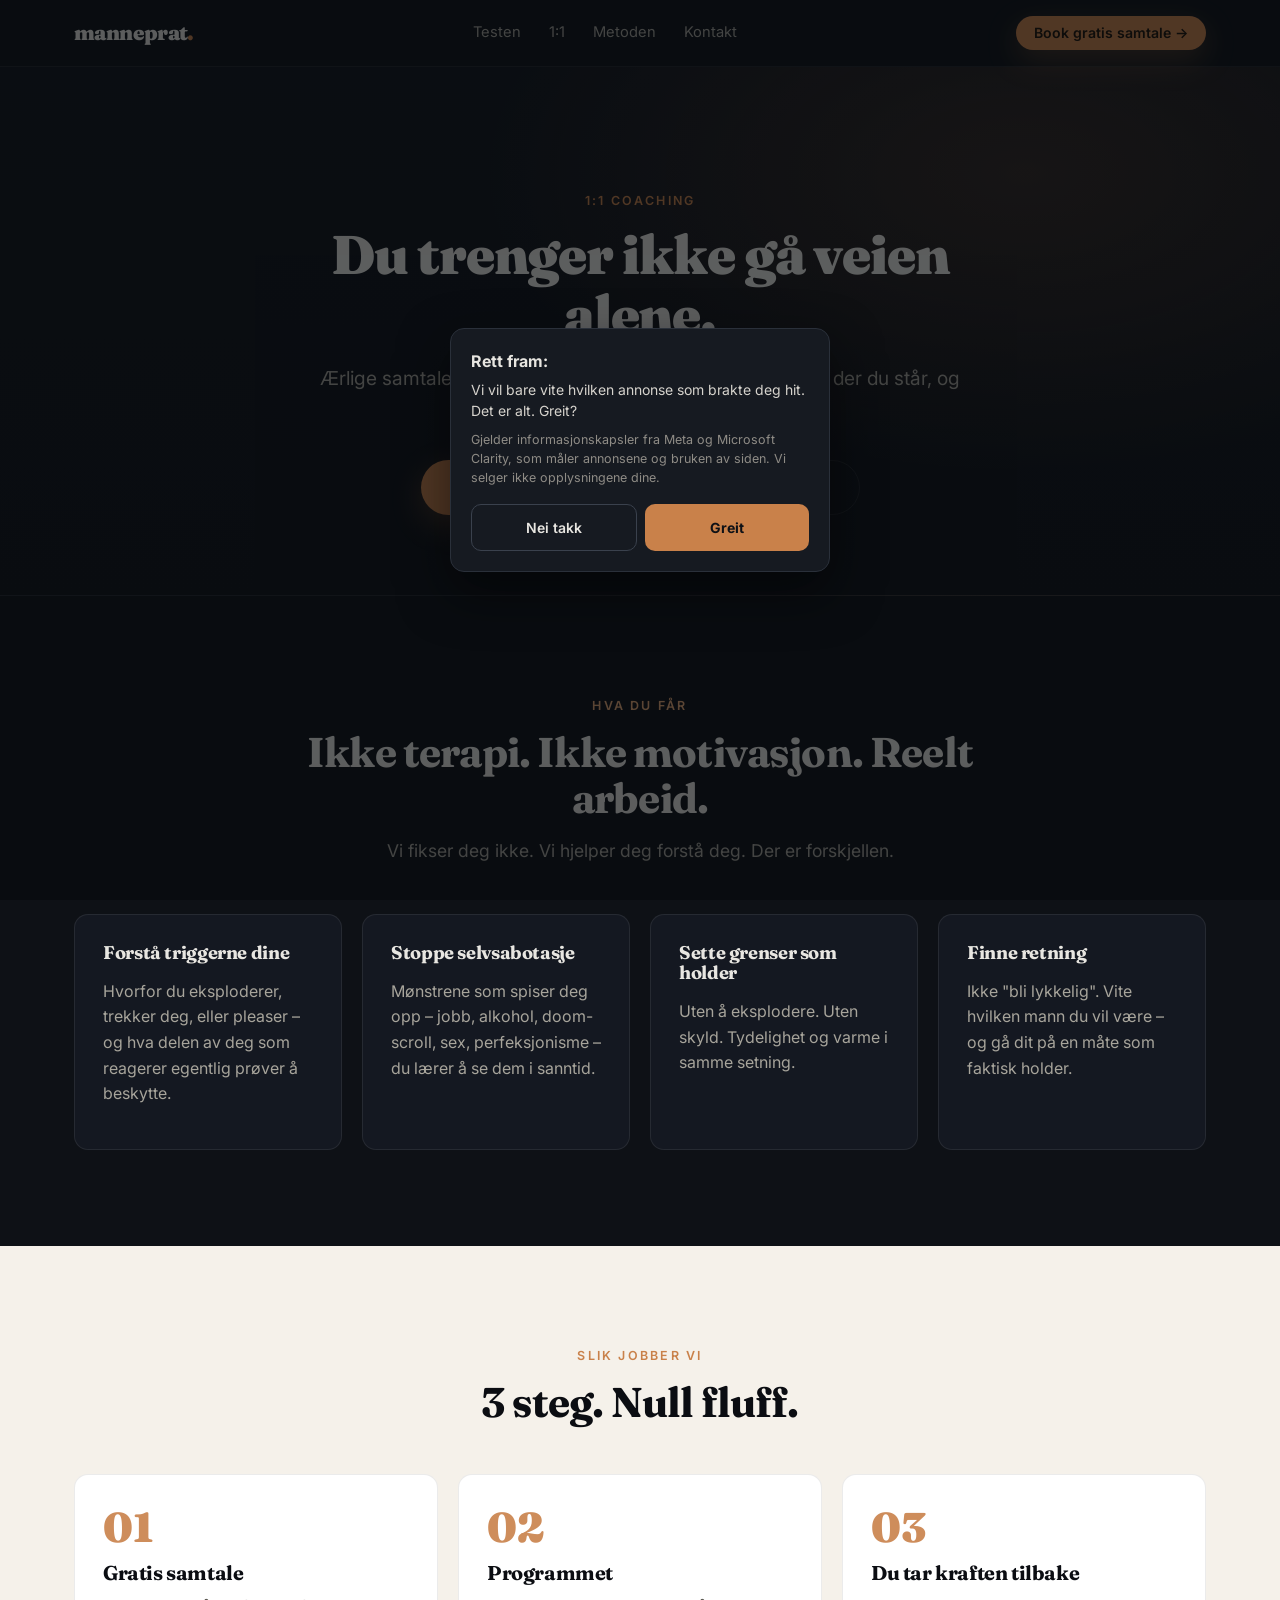
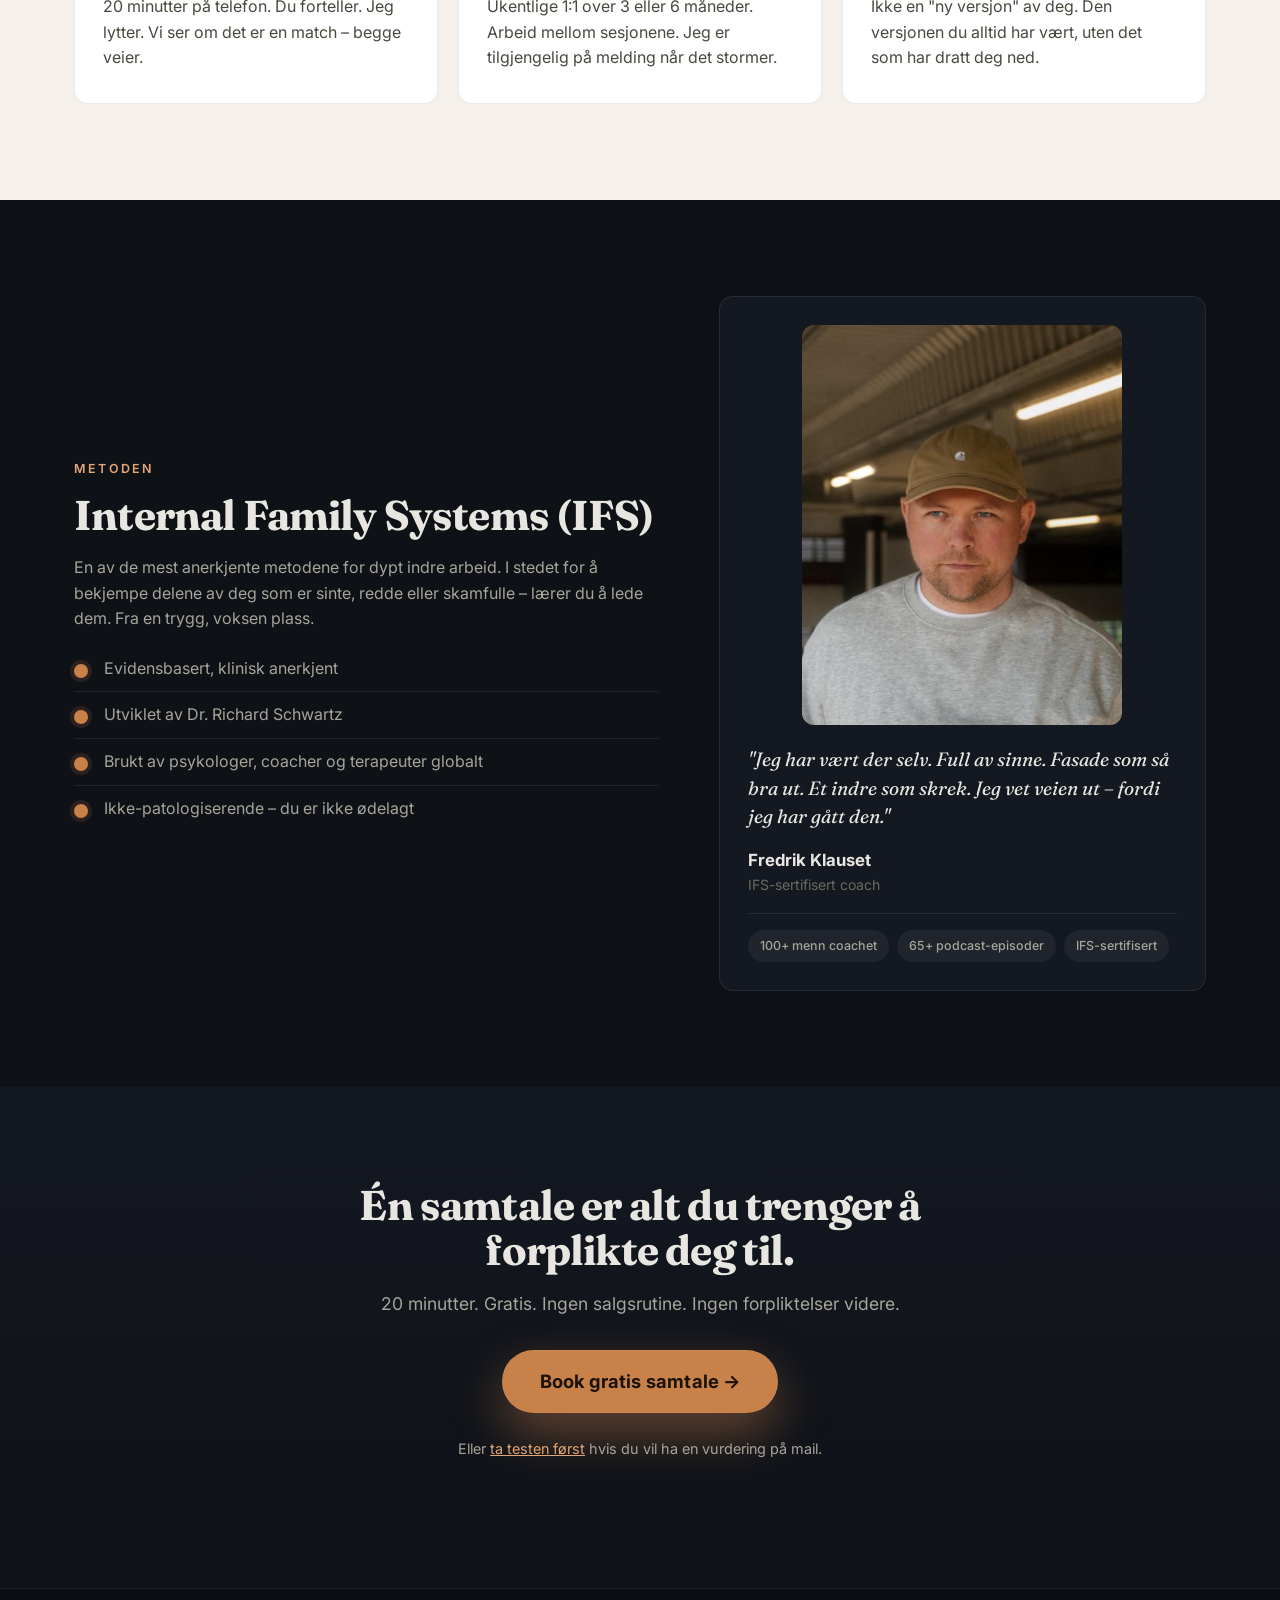
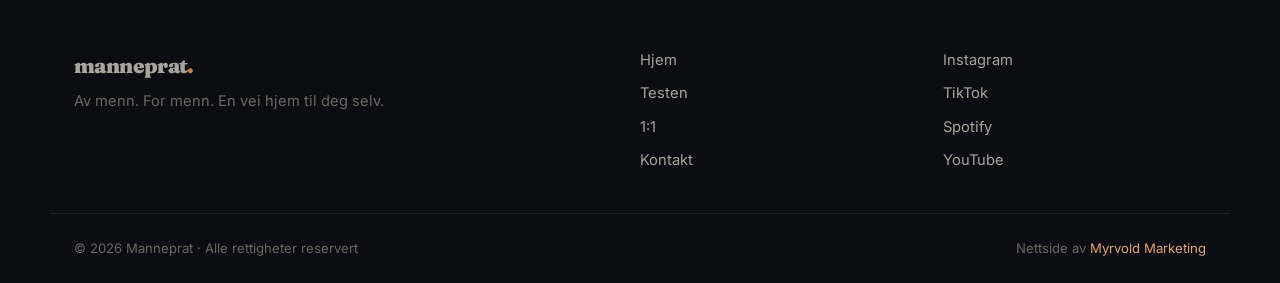
<file: 1-til-1.html>
<!DOCTYPE html>
<html lang="no">
<head>
  <meta charset="UTF-8" />
  <meta name="viewport" content="width=device-width, initial-scale=1.0" />
  <title>1:1 med Fredrik Klauset | Manneprat</title>
  <meta name="description" content="1:1 coaching for menn som har fått nok. IFS-metoden. Ærlige samtaler. Konkrete verktøy. Book en gratis første samtale." />
  <link rel="preconnect" href="https://fonts.googleapis.com" />
  <link rel="preconnect" href="https://fonts.gstatic.com" crossorigin />
  <link href="https://fonts.googleapis.com/css2?family=Fraunces:opsz,wght@9..144,500;9..144,700;9..144,900&family=Inter:wght@400;500;600;700&display=swap" rel="stylesheet" />
  <link rel="stylesheet" href="styles.css" />
  <script src="/vsl-assets/track.js?v=9" defer></script>
</head>
<body>

<header class="nav">
  <div class="container nav__inner">
    <a href="index.html" class="nav__logo">manneprat<span>.</span></a>
    <nav class="nav__links">
      <a href="index.html#test">Testen</a>
      <a href="1-til-1.html" aria-current="page">1:1</a>
      <a href="index.html#metode">Metoden</a>
      <a href="kontakt.html">Kontakt</a>
    </nav>
    <a href="kontakt.html" class="btn btn--primary nav__cta">Book gratis samtale →</a>
  </div>
</header>

<!-- HERO -->
<section class="page-hero">
  <div class="container">
    <span class="eyebrow">1:1 coaching</span>
    <h1>Du trenger ikke gå veien alene.</h1>
    <p class="page-hero__lead">Ærlige samtaler. Konkrete verktøy. En mann som har vært der du står, og vet hvordan du kommer hjem til deg selv.</p>
    <div class="page-hero__cta">
      <a href="kontakt.html" class="btn btn--primary btn--big">Book gratis samtale →</a>
      <a href="index.html#test" class="btn btn--ghost btn--big">Ta testen først</a>
    </div>
  </div>
</section>

<!-- WHAT YOU GET -->
<section class="section section--dark">
  <div class="container">
    <div class="section__head-center">
      <span class="eyebrow eyebrow--light">Hva du får</span>
      <h2 class="section__title">Ikke terapi. Ikke motivasjon. Reelt arbeid.</h2>
      <p class="section__lead">Vi fikser deg ikke. Vi hjelper deg forstå deg. Der er forskjellen.</p>
    </div>
    <div class="problem-grid">
      <div class="problem-card">
        <h3>Forstå triggerne dine</h3>
        <p>Hvorfor du eksploderer, trekker deg, eller pleaser – og hva delen av deg som reagerer egentlig prøver å beskytte.</p>
      </div>
      <div class="problem-card">
        <h3>Stoppe selvsabotasje</h3>
        <p>Mønstrene som spiser deg opp – jobb, alkohol, doom-scroll, sex, perfeksjonisme – du lærer å se dem i sanntid.</p>
      </div>
      <div class="problem-card">
        <h3>Sette grenser som holder</h3>
        <p>Uten å eksplodere. Uten skyld. Tydelighet og varme i samme setning.</p>
      </div>
      <div class="problem-card">
        <h3>Finne retning</h3>
        <p>Ikke "bli lykkelig". Vite hvilken mann du vil være – og gå dit på en måte som faktisk holder.</p>
      </div>
    </div>
  </div>
</section>

<!-- HOW IT WORKS -->
<section class="section section--light">
  <div class="container">
    <div class="section__head-center">
      <span class="eyebrow">Slik jobber vi</span>
      <h2 class="section__title">3 steg. Null fluff.</h2>
    </div>
    <div class="steps">
      <div class="step">
        <span class="step__num">01</span>
        <h3>Gratis samtale</h3>
        <p>20 minutter på telefon. Du forteller. Jeg lytter. Vi ser om det er en match – begge veier.</p>
      </div>
      <div class="step">
        <span class="step__num">02</span>
        <h3>Programmet</h3>
        <p>Ukentlige 1:1 over 3 eller 6 måneder. Arbeid mellom sesjonene. Jeg er tilgjengelig på melding når det stormer.</p>
      </div>
      <div class="step">
        <span class="step__num">03</span>
        <h3>Du tar kraften tilbake</h3>
        <p>Ikke en "ny versjon" av deg. Den versjonen du alltid har vært, uten det som har dratt deg ned.</p>
      </div>
    </div>
  </div>
</section>

<!-- METHOD -->
<section class="section section--dark">
  <div class="container method__grid">
    <div>
      <span class="eyebrow eyebrow--light">Metoden</span>
      <h2 class="section__title">Internal Family Systems (IFS)</h2>
      <p>En av de mest anerkjente metodene for dypt indre arbeid. I stedet for å bekjempe delene av deg som er sinte, redde eller skamfulle – lærer du å lede dem. Fra en trygg, voksen plass.</p>
      <ul class="check-list">
        <li>Evidensbasert, klinisk anerkjent</li>
        <li>Utviklet av Dr. Richard Schwartz</li>
        <li>Brukt av psykologer, coacher og terapeuter globalt</li>
        <li>Ikke-patologiserende – du er ikke ødelagt</li>
      </ul>
    </div>
    <div class="method__card">
      <div class="method__portrait">
        <img src="images/fredrik.jpg" alt="Fredrik Klauset" onerror="this.style.display='none';this.parentElement.classList.add('method__portrait--fallback')" />
        <span class="method__portrait-fb">FK</span>
      </div>
      <p>"Jeg har vært der selv. Full av sinne. Fasade som så bra ut. Et indre som skrek. Jeg vet veien ut – fordi jeg har gått den."</p>
      <strong>Fredrik Klauset</strong>
      <span class="method__role">IFS-sertifisert coach</span>
      <div class="method__meta">
        <span>100+ menn coachet</span><span>65+ podcast-episoder</span><span>IFS-sertifisert</span>
      </div>
    </div>
  </div>
</section>

<!-- FINAL CTA -->
<section class="section section--test">
  <div class="container final-cta">
    <h2>Én samtale er alt du trenger å forplikte deg til.</h2>
    <p>20 minutter. Gratis. Ingen salgsrutine. Ingen forpliktelser videre.</p>
    <a href="kontakt.html" class="btn btn--primary btn--huge">Book gratis samtale →</a>
    <p class="quiz__fineprint">Eller <a href="index.html#test" style="color:var(--accent-2); text-decoration: underline;">ta testen først</a> hvis du vil ha en vurdering på mail.</p>
  </div>
</section>

<!-- FOOTER -->
<footer class="footer">
  <div class="container footer__inner">
    <div>
      <div class="nav__logo">manneprat<span>.</span></div>
      <p>Av menn. For menn. En vei hjem til deg selv.</p>
    </div>
    <div class="footer__links">
      <a href="index.html">Hjem</a>
      <a href="index.html#test">Testen</a>
      <a href="1-til-1.html">1:1</a>
      <a href="kontakt.html">Kontakt</a>
    </div>
    <div class="footer__social">
      <a href="https://www.instagram.com/fredrikklauset/" target="_blank" rel="noopener">Instagram</a>
      <a href="https://www.tiktok.com/@fredrikklauset" target="_blank" rel="noopener">TikTok</a>
      <a href="https://open.spotify.com/show/2w3InbAJKoJgXvXoUOeZVZ" target="_blank" rel="noopener">Spotify</a>
      <a href="https://www.youtube.com/@fklauset" target="_blank" rel="noopener">YouTube</a>
    </div>
  </div>
  <div class="container footer__bottom">
    <span>© <span id="yr"></span> Manneprat · Alle rettigheter reservert</span>
    <span>Nettside av <a href="https://myrvold.marketing" target="_blank" rel="noopener">Myrvold Marketing</a></span>
  </div>
</footer>

<script>document.getElementById('yr').textContent = new Date().getFullYear();</script>
</body>
</html>
</file>
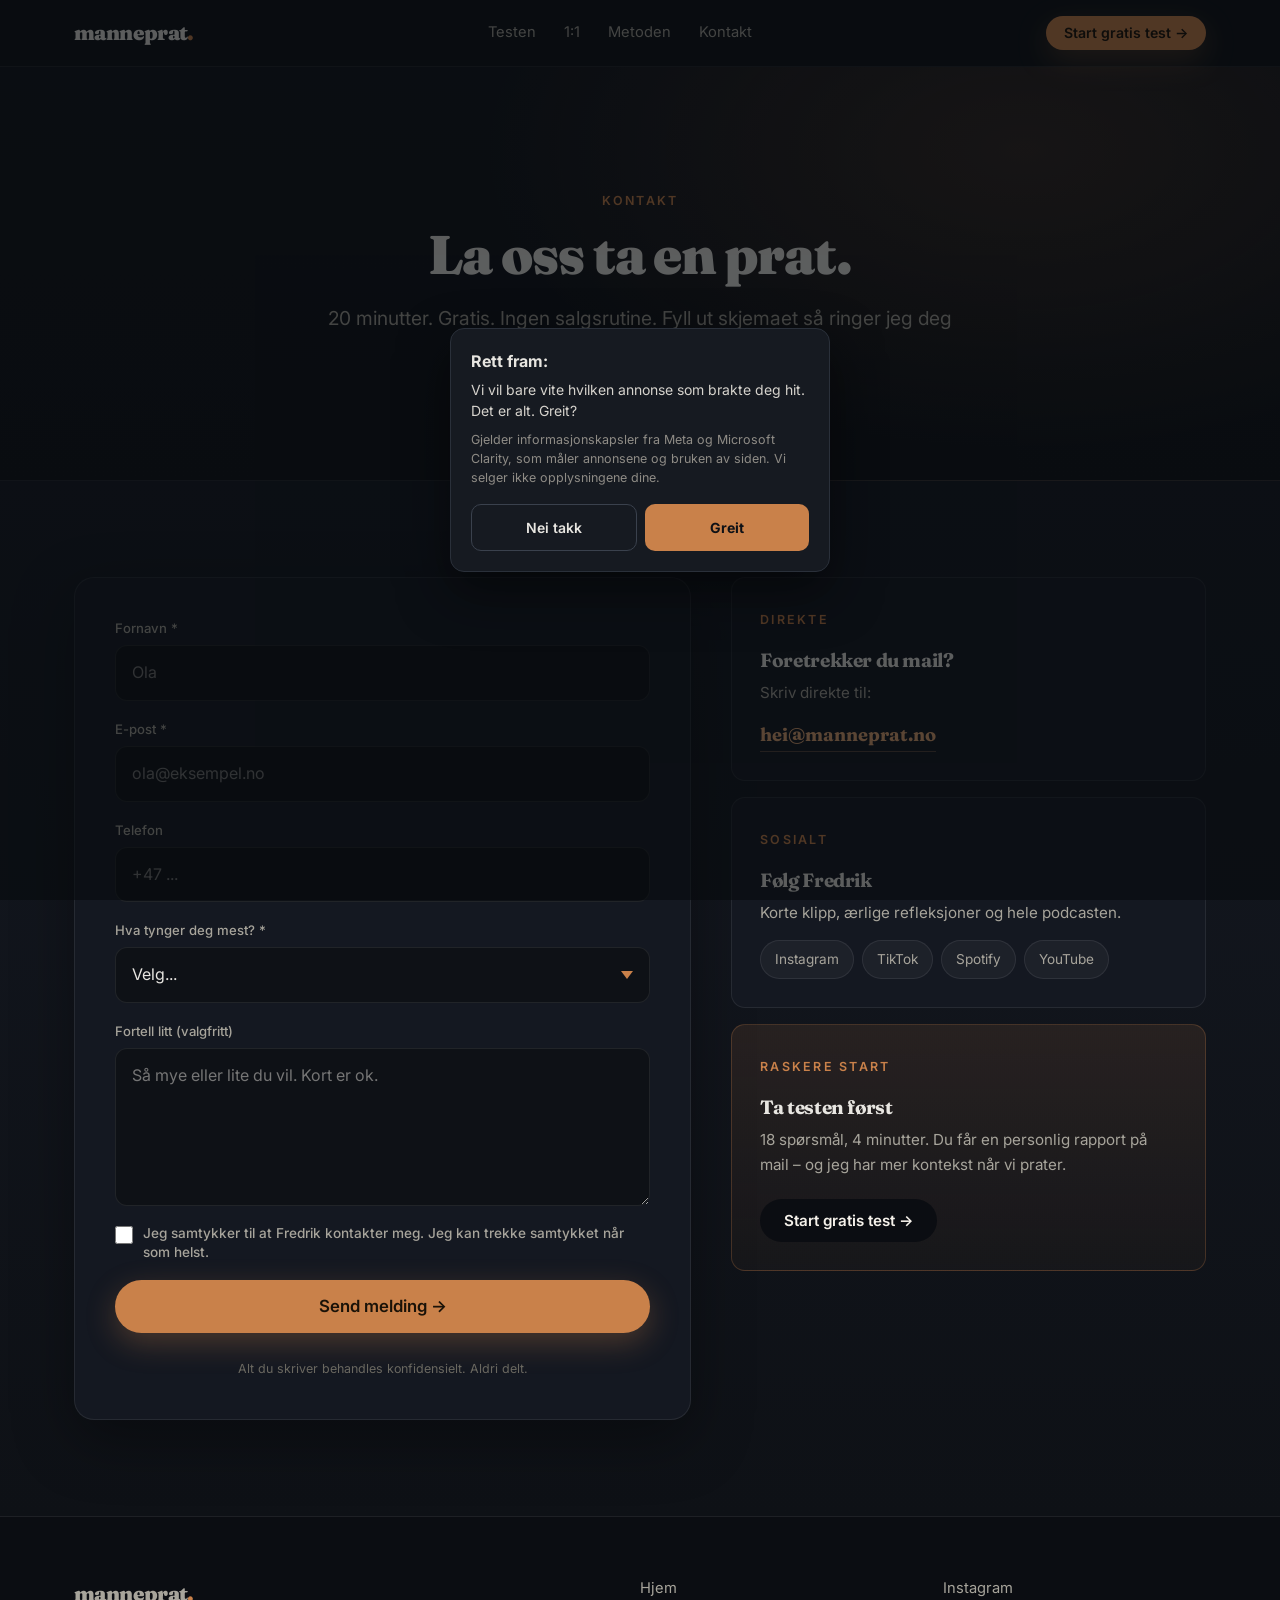
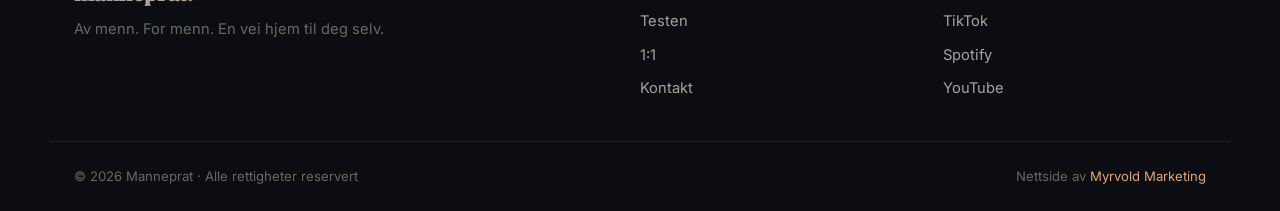
<file: kontakt.html>
<!DOCTYPE html>
<html lang="no">
<head>
  <meta charset="UTF-8" />
  <meta name="viewport" content="width=device-width, initial-scale=1.0" />
  <title>Kontakt | Manneprat</title>
  <meta name="description" content="Ta kontakt med Fredrik Klauset. Gratis 20-min samtale. Ingen salgsrutine." />
  <link rel="preconnect" href="https://fonts.googleapis.com" />
  <link rel="preconnect" href="https://fonts.gstatic.com" crossorigin />
  <link href="https://fonts.googleapis.com/css2?family=Fraunces:opsz,wght@9..144,500;9..144,700;9..144,900&family=Inter:wght@400;500;600;700&display=swap" rel="stylesheet" />
  <link rel="stylesheet" href="styles.css" />
  <script src="/vsl-assets/track.js?v=9" defer></script>
</head>
<body>

<header class="nav">
  <div class="container nav__inner">
    <a href="index.html" class="nav__logo">manneprat<span>.</span></a>
    <nav class="nav__links">
      <a href="index.html#test">Testen</a>
      <a href="1-til-1.html">1:1</a>
      <a href="index.html#metode">Metoden</a>
      <a href="kontakt.html" aria-current="page">Kontakt</a>
    </nav>
    <a href="index.html#test" class="btn btn--primary nav__cta">Start gratis test →</a>
  </div>
</header>

<!-- HERO -->
<section class="page-hero">
  <div class="container">
    <span class="eyebrow">Kontakt</span>
    <h1>La oss ta en prat.</h1>
    <p class="page-hero__lead">20 minutter. Gratis. Ingen salgsrutine. Fyll ut skjemaet så ringer jeg deg innen 24 timer på hverdager.</p>
  </div>
</section>

<!-- CONTACT -->
<section class="section section--test">
  <div class="container contact__grid">

    <!-- FORM -->
    <div class="contact__form-wrap">
      <form id="contactForm" class="contact__form" novalidate data-clarity-mask="true">
        <label>
          <span>Fornavn *</span>
          <input type="text" id="cFornavn" name="fornavn" required autocomplete="given-name" placeholder="Ola" />
        </label>
        <label>
          <span>E-post *</span>
          <input type="email" id="cEpost" name="epost" required autocomplete="email" placeholder="ola@eksempel.no" />
        </label>
        <label>
          <span>Telefon</span>
          <input type="tel" id="cTlf" name="tlf" autocomplete="tel" placeholder="+47 ..." />
        </label>
        <label>
          <span>Hva tynger deg mest? *</span>
          <select id="cProblem" name="problem" required>
            <option value="">Velg...</option>
            <option value="brudd">Brudd / skilsmisse</option>
            <option value="sinne">Sinne / kort lunte</option>
            <option value="tomhet">Tomhet / mangel på mening</option>
            <option value="stress">Stress / prestasjonspress</option>
            <option value="grenser">Pleasing / grenseløshet</option>
            <option value="identitet">Vet ikke hvem jeg er</option>
            <option value="annet">Noe annet</option>
          </select>
        </label>
        <label>
          <span>Fortell litt (valgfritt)</span>
          <textarea id="cMelding" name="melding" rows="5" placeholder="Så mye eller lite du vil. Kort er ok."></textarea>
        </label>
        <label class="consent">
          <input type="checkbox" id="cConsent" required />
          <span>Jeg samtykker til at Fredrik kontakter meg. Jeg kan trekke samtykket når som helst.</span>
        </label>
        <button type="submit" class="btn btn--primary btn--block btn--big">Send melding →</button>
        <p class="quiz__fineprint">Alt du skriver behandles konfidensielt. Aldri delt.</p>
      </form>

      <p id="contactError" class="quiz__fineprint" style="color:var(--danger)" hidden>Meldingen ble ikke sendt. Prøv igjen, eller skriv til <a href="mailto:hei@manneprat.no">hei@manneprat.no</a>.</p>
    </div>
    <!-- SIDE INFO -->
    <aside class="contact__aside">
      <div class="contact__card">
        <span class="eyebrow">Direkte</span>
        <h3>Foretrekker du mail?</h3>
        <p>Skriv direkte til:</p>
        <a href="mailto:hei@manneprat.no" class="contact__mail">hei@manneprat.no</a>
      </div>

      <div class="contact__card">
        <span class="eyebrow">Sosialt</span>
        <h3>Følg Fredrik</h3>
        <p>Korte klipp, ærlige refleksjoner og hele podcasten.</p>
        <div class="contact__social">
          <a href="https://www.instagram.com/fredrikklauset/" target="_blank" rel="noopener">Instagram</a>
          <a href="https://www.tiktok.com/@fredrikklauset" target="_blank" rel="noopener">TikTok</a>
          <a href="https://open.spotify.com/show/2w3InbAJKoJgXvXoUOeZVZ" target="_blank" rel="noopener">Spotify</a>
          <a href="https://www.youtube.com/@fklauset" target="_blank" rel="noopener">YouTube</a>
        </div>
      </div>

      <div class="contact__card contact__card--accent">
        <span class="eyebrow">Raskere start</span>
        <h3>Ta testen først</h3>
        <p>18 spørsmål, 4 minutter. Du får en personlig rapport på mail – og jeg har mer kontekst når vi prater.</p>
        <a href="index.html#test" class="btn btn--dark">Start gratis test →</a>
      </div>
    </aside>
  </div>
</section>

<!-- FOOTER -->
<footer class="footer">
  <div class="container footer__inner">
    <div>
      <div class="nav__logo">manneprat<span>.</span></div>
      <p>Av menn. For menn. En vei hjem til deg selv.</p>
    </div>
    <div class="footer__links">
      <a href="index.html">Hjem</a>
      <a href="index.html#test">Testen</a>
      <a href="1-til-1.html">1:1</a>
      <a href="kontakt.html">Kontakt</a>
    </div>
    <div class="footer__social">
      <a href="https://www.instagram.com/fredrikklauset/" target="_blank" rel="noopener">Instagram</a>
      <a href="https://www.tiktok.com/@fredrikklauset" target="_blank" rel="noopener">TikTok</a>
      <a href="https://open.spotify.com/show/2w3InbAJKoJgXvXoUOeZVZ" target="_blank" rel="noopener">Spotify</a>
      <a href="https://www.youtube.com/@fklauset" target="_blank" rel="noopener">YouTube</a>
    </div>
  </div>
  <div class="container footer__bottom">
    <span>© <span id="yr"></span> Manneprat · Alle rettigheter reservert</span>
    <span>Nettside av <a href="https://myrvold.marketing" target="_blank" rel="noopener">Myrvold Marketing</a></span>
  </div>
</footer>

<script>
  document.getElementById('yr').textContent = new Date().getFullYear();

  document.getElementById('contactForm').addEventListener('submit', async (e) => {
    e.preventDefault();
    const data = {
      fornavn:  document.getElementById('cFornavn').value.trim(),
      epost:    document.getElementById('cEpost').value.trim(),
      tlf:      document.getElementById('cTlf').value.trim(),
      problem:  document.getElementById('cProblem').value,
      melding:  document.getElementById('cMelding').value.trim(),
      consent:  document.getElementById('cConsent').checked,
      ts:       new Date().toISOString(),
    };
    if (!data.fornavn || !data.epost || !data.problem || !data.consent) return;

    // Lokal backup
    try {
      const list = JSON.parse(localStorage.getItem('mp_contact') || '[]');
      list.push(data);
      localStorage.setItem('mp_contact', JSON.stringify(list));
    } catch (_) {}

    // Send til contact.php (MailerLite + varsel-mail til Fredrik)
    try { data.utm = JSON.parse(sessionStorage.getItem('mp_utm') || '{}'); } catch (_) { data.utm = {}; }
    const btn = e.target.querySelector('button[type="submit"]');
    btn.disabled = true;
    let ok = false;
    try {
      const res = await fetch('contact.php', {
        method: 'POST',
        headers: { 'Content-Type': 'application/json' },
        body: JSON.stringify(data),
      });
      ok = res.ok;
    } catch (_) {}
    if (ok) {
      // Takkesiden teller innsendingen (Lead) og viser hva som skjer videre
      try { sessionStorage.setItem('mp_takk', JSON.stringify({ fornavn: data.fornavn, problem: data.problem })); } catch (_) {}
      window.location.href = 'takk.html';
      return;
    }
    btn.disabled = false;
    document.getElementById('contactError').hidden = false;
  });
</script>
</body>
</html>
</file>
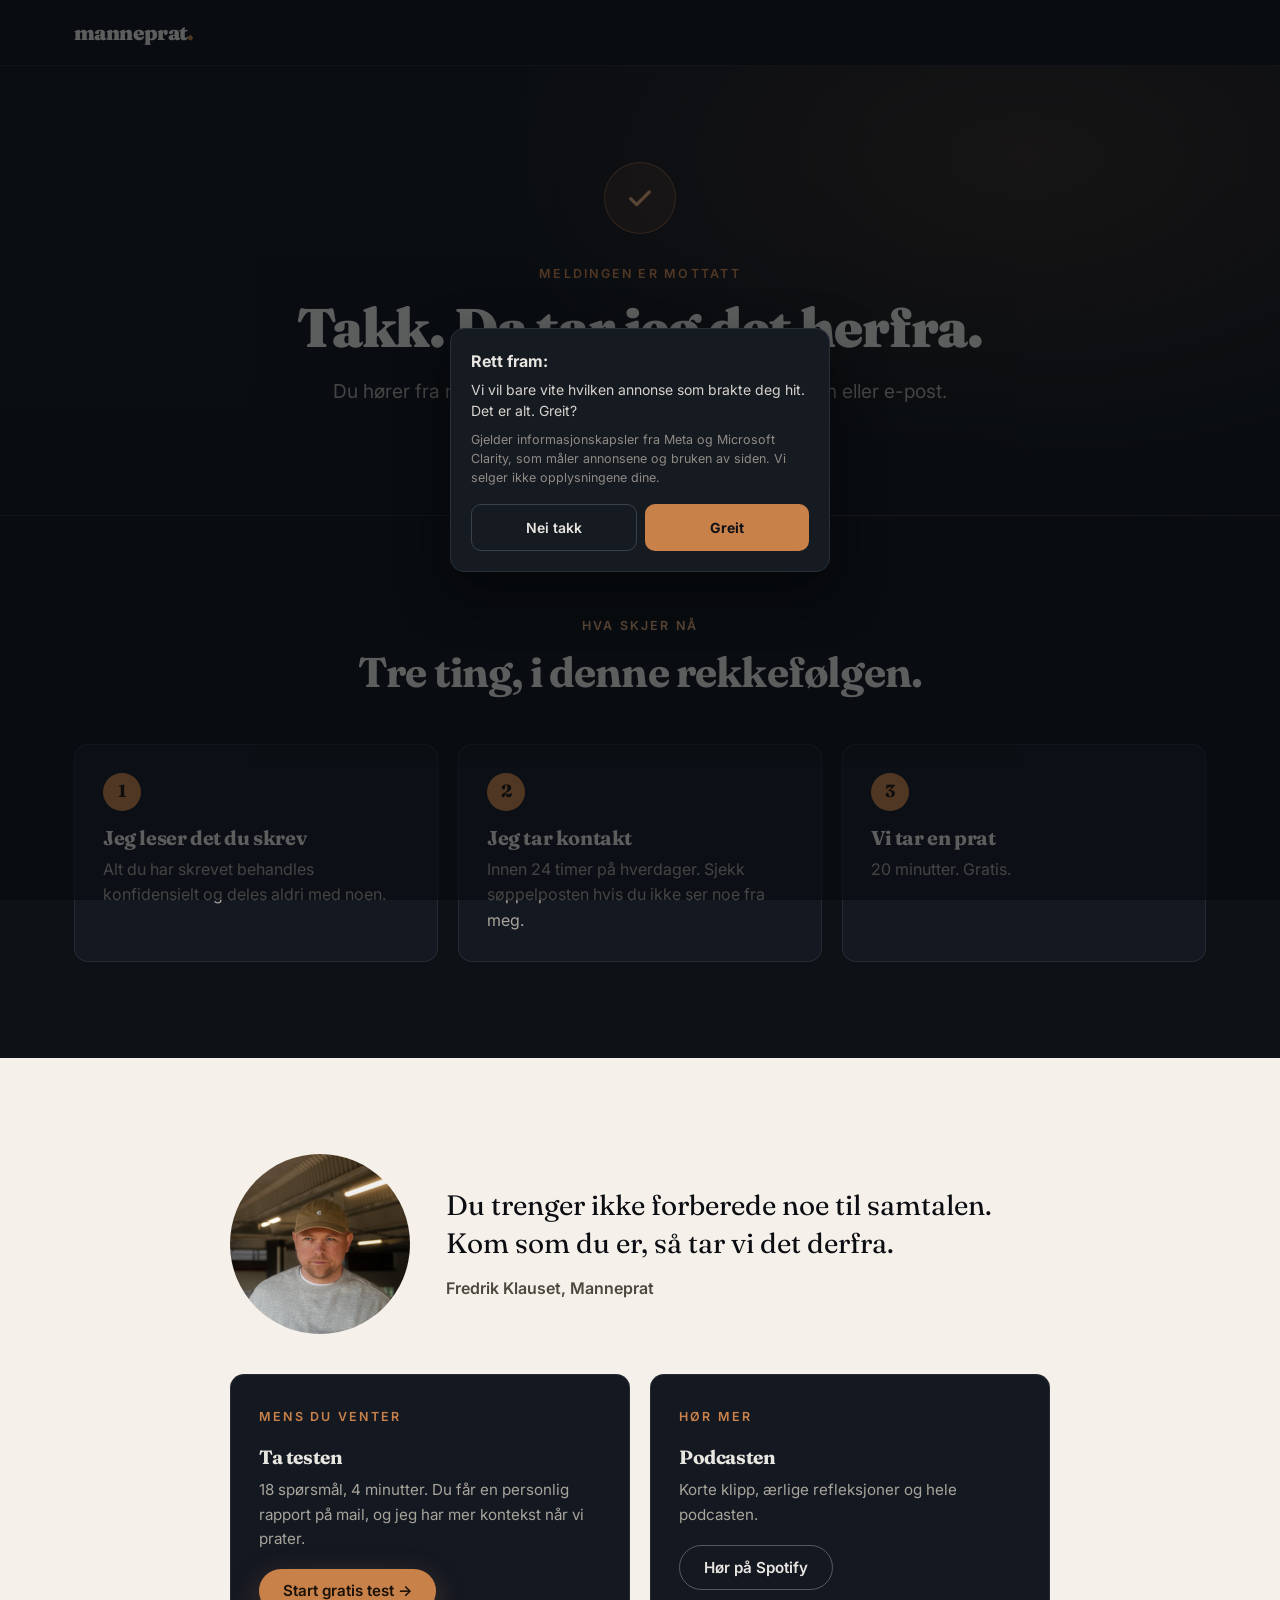
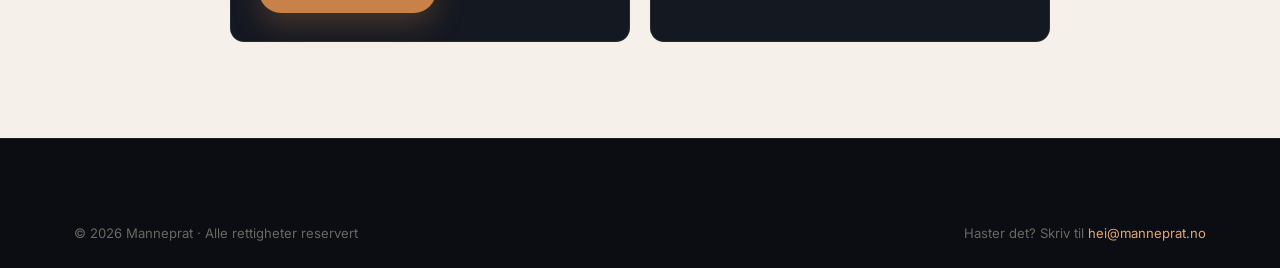
<file: takk.html>
<!DOCTYPE html>
<html lang="no">
<head>
  <meta charset="UTF-8" />
  <meta name="viewport" content="width=device-width, initial-scale=1.0" />
  <meta name="robots" content="noindex" />
  <title>Takk | Manneprat</title>
  <link rel="preconnect" href="https://fonts.googleapis.com" />
  <link rel="preconnect" href="https://fonts.gstatic.com" crossorigin />
  <link href="https://fonts.googleapis.com/css2?family=Fraunces:opsz,wght@9..144,500;9..144,700;9..144,900&family=Inter:wght@400;500;600;700&display=swap" rel="stylesheet" />
  <link rel="stylesheet" href="styles.css" />
  <style>
    .takk-hero { padding: 96px 0 72px; }
    .takk-check {
      width: 72px; height: 72px; border-radius: 50%; margin: 0 auto 26px;
      display: grid; place-items: center;
      background: rgba(201,129,74,0.14); border: 1px solid rgba(201,129,74,0.5);
    }
    .takk-check svg { width: 32px; height: 32px; stroke: var(--accent-2); }
    .takk-steps { display: grid; grid-template-columns: repeat(3, 1fr); gap: 20px; margin-top: 44px; }
    .takk-step { background: var(--bg-2); border: 1px solid var(--line); border-radius: var(--radius); padding: 28px; }
    .takk-step b {
      display: grid; place-items: center; width: 38px; height: 38px; border-radius: 50%;
      background: var(--accent); color: var(--accent-ink); font-family: var(--font-display); font-size: 1.1rem; margin-bottom: 16px;
    }
    .takk-step h3 { color: var(--text); font-size: 1.25rem; margin-bottom: 8px; }
    .takk-step p { color: var(--text-dim); margin: 0; }
    .takk-note { display: grid; grid-template-columns: 180px 1fr; gap: 36px; align-items: center; max-width: 820px; margin: 0 auto; }
    .takk-note img { width: 180px; height: 180px; border-radius: 50%; object-fit: cover; object-position: 50% 25%; }
    .takk-note blockquote { font-family: var(--font-display); font-size: clamp(1.3rem, 2.4vw, 1.75rem); line-height: 1.35; color: var(--ink); margin: 0 0 14px; }
    .takk-note cite { font-style: normal; font-weight: 600; color: #4a483f; }
    .takk-more { display: grid; grid-template-columns: 1fr 1fr; gap: 20px; max-width: 820px; margin: 40px auto 0; }
    .takk-more .contact__card p { margin-bottom: 18px; }
    .section--light .takk-more .contact__card p { color: var(--text-dim); }
    .section--light .takk-more .btn--ghost { color: var(--text); border-color: rgba(255,255,255,0.28); }
    @media (max-width: 800px) {
      .takk-steps, .takk-more { grid-template-columns: 1fr; }
      .takk-note { grid-template-columns: 1fr; text-align: center; justify-items: center; gap: 22px; }
    }
  </style>
  <script src="/vsl-assets/track.js?v=9" defer></script>
</head>
<body>

<header class="nav">
  <div class="container nav__inner">
    <a href="index.html" class="nav__logo">manneprat<span>.</span></a>
  </div>
</header>

<section class="page-hero takk-hero">
  <div class="container">
    <div class="takk-check" aria-hidden="true">
      <svg viewBox="0 0 24 24" fill="none" stroke-width="2.4" stroke-linecap="round" stroke-linejoin="round"><path d="M5 12.5l4.5 4.5L19 7.5"/></svg>
    </div>
    <span class="eyebrow">Meldingen er mottatt</span>
    <h1 id="takkTittel" data-clarity-mask="true">Takk. Da tar jeg det herfra.</h1>
    <p class="page-hero__lead">Du hører fra meg innen 24 timer på hverdager, på telefon eller e-post.</p>
  </div>
</section>

<section class="section section--dark">
  <div class="container">
    <div class="section__head-center">
      <span class="eyebrow eyebrow--light">Hva skjer nå</span>
      <h2 class="section__title">Tre ting, i denne rekkefølgen.</h2>
    </div>
    <div class="takk-steps">
      <div class="takk-step">
        <b>1</b>
        <h3>Jeg leser det du skrev</h3>
        <p>Alt du har skrevet behandles konfidensielt og deles aldri med noen.</p>
      </div>
      <div class="takk-step">
        <b>2</b>
        <h3>Jeg tar kontakt</h3>
        <p>Innen 24 timer på hverdager. Sjekk søppelposten hvis du ikke ser noe fra meg.</p>
      </div>
      <div class="takk-step">
        <b>3</b>
        <h3>Vi tar en prat</h3>
        <p>20 minutter. Gratis.</p>
      </div>
    </div>
  </div>
</section>

<section class="section section--light">
  <div class="container">
    <div class="takk-note">
      <img src="images/fredrik.jpg" alt="Fredrik Klauset" width="180" height="180" />
      <div>
        <blockquote>Du trenger ikke forberede noe til samtalen. Kom som du er, så tar vi det derfra.</blockquote>
        <cite>Fredrik Klauset, Manneprat</cite>
      </div>
    </div>

    <div class="takk-more">
      <div class="contact__card">
        <span class="eyebrow">Mens du venter</span>
        <h3>Ta testen</h3>
        <p>18 spørsmål, 4 minutter. Du får en personlig rapport på mail, og jeg har mer kontekst når vi prater.</p>
        <a href="index.html#test" class="btn btn--primary">Start gratis test →</a>
      </div>
      <div class="contact__card">
        <span class="eyebrow">Hør mer</span>
        <h3>Podcasten</h3>
        <p>Korte klipp, ærlige refleksjoner og hele podcasten.</p>
        <a href="https://open.spotify.com/show/2w3InbAJKoJgXvXoUOeZVZ" target="_blank" rel="noopener" class="btn btn--ghost">Hør på Spotify</a>
      </div>
    </div>
  </div>
</section>

<footer class="footer">
  <div class="container footer__bottom">
    <span>© <span id="yr"></span> Manneprat · Alle rettigheter reservert</span>
    <span>Haster det? Skriv til <a href="mailto:hei@manneprat.no">hei@manneprat.no</a></span>
  </div>
</footer>

<script>
  document.getElementById('yr').textContent = new Date().getFullYear();
  // Kommer besøket rett fra et innsendt skjema? Da er dette målet vårt: tell det én gang.
  (function () {
    var d = null;
    try { d = JSON.parse(sessionStorage.getItem('mp_takk') || 'null'); sessionStorage.removeItem('mp_takk'); } catch (_) {}
    if (!d) return;
    if (d.fornavn) document.getElementById('takkTittel').textContent = 'Takk, ' + d.fornavn + '. Da tar jeg det herfra.';
    function send() { if (window.mpTrack) mpTrack('Lead', { content_name: 'kontakt-skjema', content_category: d.problem || '' }); }
    if (window.mpTrack) send(); else window.addEventListener('DOMContentLoaded', send);
  })();
</script>
</body>
</html>
</file>
<file: styles.css>
/* ===== Base ===== */
:root {
  --bg: #0e1116;
  --bg-2: #141821;
  --bg-3: #1b2030;
  --ink: #0b0d12;
  --text: #e8e6e1;
  --text-dim: #a7a49b;
  --muted: #6a6860;
  --line: rgba(255,255,255,0.08);
  --line-dark: rgba(0,0,0,0.08);
  --accent: #c9814a;        /* warm copper */
  --accent-2: #e2a674;
  --accent-ink: #1a1208;
  --light: #f5f1ea;
  --light-2: #ece5d8;
  --danger: #c25a4a;
  --good: #7aa37a;
  --radius: 14px;
  --shadow: 0 20px 60px rgba(0,0,0,0.35);
  --font-display: 'Fraunces', Georgia, serif;
  --font-body: 'Inter', -apple-system, BlinkMacSystemFont, sans-serif;
}

* { box-sizing: border-box; }
html, body { margin: 0; padding: 0; }
body {
  font-family: var(--font-body);
  color: var(--text);
  background: var(--bg);
  line-height: 1.6;
  -webkit-font-smoothing: antialiased;
}
img { max-width: 100%; display: block; }
a { color: inherit; text-decoration: none; }
button { font: inherit; cursor: pointer; border: 0; background: none; color: inherit; }

.container {
  width: 100%;
  max-width: 1180px;
  margin: 0 auto;
  padding: 0 24px;
}

/* ===== Type ===== */
h1, h2, h3, h4 {
  font-family: var(--font-display);
  font-weight: 700;
  letter-spacing: -0.02em;
  line-height: 1.1;
  margin: 0 0 16px;
}
h1 { font-size: clamp(2.2rem, 5vw, 3.8rem); font-weight: 900; }
h2 { font-size: clamp(1.8rem, 3.5vw, 2.6rem); }
h3 { font-size: clamp(1.2rem, 2vw, 1.5rem); }
p { margin: 0 0 14px; color: var(--text-dim); }

.eyebrow {
  display: inline-block;
  font-size: 0.78rem;
  font-weight: 600;
  text-transform: uppercase;
  letter-spacing: 0.18em;
  color: var(--accent);
  margin-bottom: 14px;
}
.eyebrow--light { color: var(--accent-2); }

.section {
  padding: 96px 0;
  position: relative;
}
.section--dark { background: var(--bg); }
.section--light { background: var(--light); color: var(--ink); }
.section--light p { color: #4a483f; }
.section--test { background: linear-gradient(180deg, var(--bg-2) 0%, var(--bg) 100%); }

.section__title { max-width: 820px; }
.section--light .section__title { color: var(--ink); }
.section__lead { max-width: 760px; font-size: 1.1rem; }

/* ===== Buttons ===== */
.btn {
  display: inline-flex;
  align-items: center;
  justify-content: center;
  gap: 8px;
  padding: 14px 24px;
  border-radius: 999px;
  font-weight: 600;
  font-size: 0.95rem;
  transition: transform .15s ease, background .2s ease, color .2s ease, box-shadow .2s ease;
  white-space: nowrap;
  line-height: 1;
}
.btn--primary {
  background: var(--accent);
  color: var(--accent-ink);
  box-shadow: 0 10px 30px rgba(201, 129, 74, 0.3);
}
.btn--primary:hover { background: var(--accent-2); transform: translateY(-2px); }
.btn--ghost {
  border: 1px solid var(--line);
  color: var(--text);
}
.section--light .btn--ghost { border-color: rgba(0,0,0,0.15); color: var(--ink); }
.btn--ghost:hover { background: rgba(255,255,255,0.06); }
.section--light .btn--ghost:hover { background: rgba(0,0,0,0.04); }
.btn--dark { background: var(--ink); color: var(--light); }
.btn--dark:hover { background: #1f2430; }
.method__grid .btn--dark,
.method__grid .btn { margin-top: 32px; }
.btn--block { width: 100%; }
.btn--big { padding: 18px 32px; font-size: 1.05rem; }
.btn--huge {
  padding: 22px 38px;
  font-size: 1.15rem;
  font-weight: 700;
  letter-spacing: 0.01em;
  box-shadow: 0 20px 50px rgba(201, 129, 74, 0.45), 0 0 0 1px rgba(255,255,255,0.04) inset;
}
.btn--huge svg { transition: transform .2s ease; }
.btn--huge:hover svg { transform: translateX(4px); }
.btn--pulse { position: relative; }
.btn--pulse::before {
  content: '';
  position: absolute;
  inset: -4px;
  border-radius: inherit;
  border: 2px solid var(--accent);
  opacity: 0;
  animation: ctaPulse 2.4s ease-out infinite;
  pointer-events: none;
}
@keyframes ctaPulse {
  0%   { opacity: 0.6; transform: scale(1); }
  80%  { opacity: 0;   transform: scale(1.12); }
  100% { opacity: 0;   transform: scale(1.12); }
}
@media (prefers-reduced-motion: reduce) {
  .btn--pulse::before { animation: none; }
}
.btn:disabled { opacity: 0.4; cursor: not-allowed; transform: none; }

/* ===== Nav ===== */
.nav {
  position: sticky;
  top: 0;
  z-index: 50;
  background: rgba(14, 17, 22, 0.85);
  backdrop-filter: saturate(180%) blur(16px);
  -webkit-backdrop-filter: saturate(180%) blur(16px);
  border-bottom: 1px solid var(--line);
}
.nav__inner {
  display: flex;
  align-items: center;
  justify-content: space-between;
  padding: 16px 24px;
  gap: 24px;
}
.nav__logo {
  font-family: var(--font-display);
  font-weight: 900;
  font-size: 1.3rem;
  letter-spacing: -0.03em;
}
.nav__logo span { color: var(--accent); }
.nav__links {
  display: flex;
  gap: 28px;
  font-size: 0.92rem;
  color: var(--text-dim);
}
.nav__links a:hover { color: var(--text); }
.nav__cta { padding: 10px 18px; font-size: 0.88rem; }

@media (max-width: 820px) {
  .nav__links { display: none; }
}

/* ===== Hero ===== */
.hero {
  position: relative;
  padding: 120px 0 100px;
  overflow: hidden;
  border-bottom: 1px solid var(--line);
  min-height: 640px;
  display: flex;
  align-items: center;
}
.hero__bg {
  position: absolute; inset: 0;
  background-size: cover;
  background-position: right center;
  background-repeat: no-repeat;
  filter: contrast(1.05) saturate(0.85);
  z-index: 0;
}
.hero__bg::after {
  /* fallback gradient if image missing */
  content: '';
  position: absolute; inset: 0;
  background:
    radial-gradient(900px 500px at 80% 20%, rgba(201,129,74,0.2), transparent 60%),
    linear-gradient(180deg, #10131a 0%, #0e1116 100%);
  z-index: -1;
}
.hero__overlay {
  position: absolute; inset: 0;
  background:
    linear-gradient(95deg, rgba(14,17,22,0.94) 0%, rgba(14,17,22,0.82) 40%, rgba(14,17,22,0.55) 75%, rgba(14,17,22,0.35) 100%),
    linear-gradient(180deg, transparent 55%, rgba(14,17,22,0.9) 100%);
  z-index: 1;
}
@media (max-width: 960px) {
  .hero__bg { background-position: 70% center; filter: contrast(1.05) saturate(0.85) brightness(0.7); }
  .hero__overlay {
    background:
      linear-gradient(180deg, rgba(14,17,22,0.6) 0%, rgba(14,17,22,0.88) 60%, rgba(14,17,22,0.96) 100%);
  }
}
.hero__inner {
  position: relative;
  z-index: 2;
  display: grid;
  grid-template-columns: minmax(0, 1fr) minmax(0, 440px);
  gap: 60px;
  align-items: center;
  width: 100%;
}
@media (max-width: 960px) {
  .hero__inner { grid-template-columns: 1fr; gap: 48px; }
}
.hero__content h1 { max-width: 14ch; }
.hero__lead { font-size: 1.25rem; color: var(--text); max-width: 40ch; }
.hero__sub { font-size: 1rem; color: var(--text-dim); }
.hero__cta {
  display: flex;
  flex-direction: column;
  gap: 20px;
  margin: 40px 0 56px;
  align-items: flex-start;
}
.hero__meta { font-size: 0.85rem; color: var(--muted); }
.hero__trust {
  display: flex;
  gap: 32px;
  padding-top: 24px;
  border-top: 1px solid var(--line);
}
.hero__trust > div { display: flex; flex-direction: column; }
.hero__trust strong {
  font-family: var(--font-display);
  font-size: 1.6rem;
  color: var(--accent-2);
}
.hero__trust span { font-size: 0.82rem; color: var(--muted); }

/* Score ring */
.score-ring {
  position: relative;
  width: 180px; height: 180px;
  margin: 0 auto 20px;
}
.score-ring svg { width: 100%; height: 100%; transform: rotate(-90deg); }
.ring-bg { fill: none; stroke: rgba(255,255,255,0.08); stroke-width: 10; }
.ring-fg {
  fill: none;
  stroke: var(--accent);
  stroke-width: 10;
  stroke-linecap: round;
  stroke-dasharray: 326.7;
  stroke-dashoffset: calc(326.7 - (326.7 * 0.62));
  transition: stroke-dashoffset 1.2s cubic-bezier(0.2, 0.8, 0.2, 1);
}
.score-ring__num {
  position: absolute; inset: 0;
  display: flex; flex-direction: column; align-items: center; justify-content: center;
  font-family: var(--font-display);
}
.score-ring__num span { font-size: 3rem; font-weight: 900; color: var(--text); line-height: 1; }
.score-ring__num small { font-size: 0.8rem; color: var(--muted); }

.score-ring--big { width: 220px; height: 220px; margin: 16px auto; }
.score-ring--big .ring-bg, .score-ring--big .ring-fg { stroke-width: 8; }
.score-ring--big .ring-fg {
  stroke-dasharray: 439.8;
  stroke-dashoffset: 439.8;
}
.score-ring--big .score-ring__num span { font-size: 4rem; }

.mini-bars { list-style: none; margin: 0; padding: 0; }
.mini-bars li {
  display: grid;
  grid-template-columns: 1fr 140px;
  align-items: center;
  gap: 12px;
  padding: 8px 0;
  font-size: 0.86rem;
  color: var(--text-dim);
}
.mini-bars b {
  display: block;
  height: 8px;
  border-radius: 999px;
  background: rgba(255,255,255,0.08);
  position: relative;
}
.mini-bars b::after {
  content: '';
  position: absolute; inset: 0;
  width: var(--w);
  background: linear-gradient(90deg, var(--accent), var(--accent-2));
  border-radius: 999px;
}

@media (max-width: 900px) {
  .hero { min-height: 560px; padding: 80px 0; }
  .hero__trust { flex-wrap: wrap; gap: 20px; }
}

/* ===== Hero preview card ===== */
.hero__preview {
  display: grid;
  gap: 16px;
  position: relative;
}
.hero__preview-card,
.hero__preview-result {
  background: linear-gradient(180deg, rgba(27, 32, 48, 0.92), rgba(20, 24, 33, 0.92));
  backdrop-filter: blur(12px);
  -webkit-backdrop-filter: blur(12px);
  border: 1px solid rgba(255,255,255,0.08);
  border-radius: 16px;
  box-shadow: 0 30px 80px rgba(0,0,0,0.45);
}
.hero__preview-card {
  transform: rotate(-1.2deg);
  transition: transform .4s ease;
}
.hero__preview-card:hover { transform: rotate(0deg) translateY(-2px); }
.hero__preview-head {
  display: flex;
  align-items: center;
  gap: 12px;
  padding: 14px 18px;
  border-bottom: 1px solid rgba(255,255,255,0.06);
}
.hero__preview-badge {
  font-size: 0.7rem;
  font-weight: 600;
  letter-spacing: 0.12em;
  text-transform: uppercase;
  color: var(--accent-2);
  padding: 4px 10px;
  background: rgba(201,129,74,0.12);
  border-radius: 999px;
  white-space: nowrap;
}
.hero__preview-progress {
  flex: 1;
  height: 4px;
  background: rgba(255,255,255,0.08);
  border-radius: 999px;
  overflow: hidden;
}
.hero__preview-progress span {
  display: block;
  height: 100%;
  width: 35%;
  background: linear-gradient(90deg, var(--accent), var(--accent-2));
  border-radius: 999px;
  animation: previewFill 2.4s ease-in-out infinite alternate;
}
@keyframes previewFill {
  from { width: 35%; }
  to   { width: 55%; }
}
.hero__preview-body { padding: 20px 22px 22px; }
.hero__preview-dim {
  font-size: 0.7rem;
  font-weight: 600;
  letter-spacing: 0.12em;
  text-transform: uppercase;
  color: var(--accent);
  display: block;
  margin-bottom: 8px;
}
.hero__preview-body h3 {
  font-size: 1.05rem;
  font-weight: 600;
  font-family: var(--font-body);
  color: var(--text);
  letter-spacing: -0.01em;
  line-height: 1.4;
  margin: 0 0 14px;
}
.hero__preview-opts {
  display: grid;
  gap: 6px;
}
.hero__preview-opt {
  display: flex;
  align-items: center;
  gap: 10px;
  padding: 10px 12px;
  border: 1px solid rgba(255,255,255,0.06);
  border-radius: 8px;
  font-size: 0.84rem;
  color: var(--text-dim);
  background: rgba(0,0,0,0.15);
}
.hero__preview-opt .mark {
  width: 14px; height: 14px;
  border-radius: 50%;
  border: 1.5px solid rgba(255,255,255,0.18);
  flex: 0 0 auto;
  position: relative;
}
.hero__preview-opt.is-selected {
  border-color: var(--accent);
  background: rgba(201,129,74,0.1);
  color: var(--text);
}
.hero__preview-opt.is-selected .mark { border-color: var(--accent); }
.hero__preview-opt.is-selected .mark::after {
  content: '';
  position: absolute; inset: 2px;
  border-radius: 50%;
  background: var(--accent);
}

/* Result mini card */
.hero__preview-result {
  transform: rotate(1.2deg);
  margin-left: auto;
  width: 92%;
  transition: transform .4s ease;
}
.hero__preview-result:hover { transform: rotate(0deg) translateY(-2px); }
.hero__preview-result-head {
  padding: 10px 16px;
  border-bottom: 1px solid rgba(255,255,255,0.06);
  font-size: 0.72rem;
  letter-spacing: 0.12em;
  text-transform: uppercase;
  color: var(--muted);
}
.hero__preview-result-body {
  display: flex;
  align-items: center;
  gap: 14px;
  padding: 14px 16px;
}
.hero__preview-ring {
  position: relative;
  width: 54px; height: 54px;
  flex: 0 0 auto;
}
.hero__preview-ring svg {
  width: 100%; height: 100%;
  transform: rotate(-90deg);
}
.hero__preview-ring svg .ring-bg { fill: none; stroke: rgba(255,255,255,0.08); stroke-width: 6; }
.hero__preview-ring svg .ring-fg { fill: none; stroke: var(--accent); stroke-width: 6; stroke-linecap: round; }
.hero__preview-ring span {
  position: absolute; inset: 0;
  display: flex; align-items: center; justify-content: center;
  font-family: var(--font-display);
  font-weight: 900;
  font-size: 1.05rem;
  color: var(--text);
}
.hero__preview-result-body strong {
  color: var(--text);
  display: block;
  font-size: 0.9rem;
  margin-bottom: 2px;
}
.hero__preview-result-body p {
  margin: 0;
  font-size: 0.8rem;
  color: var(--text-dim);
  line-height: 1.4;
}
@media (max-width: 960px) {
  .hero__preview { max-width: 420px; margin: 0 auto; }
  .hero__preview-card { transform: none; }
  .hero__preview-result { transform: none; margin-left: 0; width: 100%; }
}

/* ===== Problem Grid ===== */
.problem-grid {
  display: grid;
  grid-template-columns: repeat(auto-fit, minmax(260px, 1fr));
  gap: 20px;
  margin-top: 40px;
}
.problem-card {
  padding: 28px;
  background: var(--bg-2);
  border: 1px solid var(--line);
  border-radius: var(--radius);
  transition: transform .2s ease, border-color .2s ease;
}
.problem-card:hover { transform: translateY(-4px); border-color: var(--accent); }
.problem-card h3 { color: var(--text); font-size: 1.15rem; }

/* ===== Quiz ===== */
.test-header { text-align: center; margin-bottom: 48px; }
.test-header .section__title,
.test-header .section__lead { margin-left: auto; margin-right: auto; }

/* Problem selector */
.quiz__step-head { text-align: center; margin-bottom: 28px; }
.quiz__step-head h3 { color: var(--text); font-size: 1.7rem; }
.quiz__step-head p { color: var(--text-dim); }
.problem-select {
  display: grid;
  grid-template-columns: repeat(auto-fit, minmax(260px, 1fr));
  gap: 12px;
}
.problem-select__btn {
  display: flex;
  flex-direction: column;
  align-items: flex-start;
  gap: 6px;
  padding: 20px 22px;
  border: 1px solid var(--line);
  background: var(--bg);
  border-radius: 12px;
  text-align: left;
  transition: all .15s ease;
  color: var(--text-dim);
}
.problem-select__btn:hover {
  border-color: var(--accent);
  background: rgba(201,129,74,0.06);
  transform: translateY(-2px);
}
.problem-select__title {
  font-family: var(--font-display);
  font-weight: 700;
  font-size: 1.1rem;
  color: var(--text);
}
.problem-select__desc { font-size: 0.9rem; color: var(--text-dim); }

.quiz {
  max-width: 780px;
  margin: 0 auto;
  background: var(--bg-2);
  border: 1px solid var(--line);
  border-radius: 20px;
  padding: 40px;
  box-shadow: var(--shadow);
}
.quiz__screen[hidden] { display: none; }

.quiz__intro-grid {
  display: grid;
  grid-template-columns: 1.2fr 1fr;
  gap: 40px;
  align-items: start;
}
.quiz__intro-grid h3 { color: var(--text); }
.check-list { list-style: none; padding: 0; margin: 0; }
.check-list li {
  padding: 10px 0 10px 30px;
  position: relative;
  color: var(--text-dim);
  border-bottom: 1px solid var(--line);
}
.check-list li:last-child { border-bottom: 0; }
.check-list li strong { color: var(--text); }
.check-list li::before {
  content: '';
  position: absolute; left: 0; top: 18px;
  width: 14px; height: 14px;
  border-radius: 50%;
  background: var(--accent);
  box-shadow: 0 0 0 4px rgba(201,129,74,0.15);
}
.check-list--dark li { color: #4a483f; border-bottom-color: rgba(0,0,0,0.08); }
.check-list--dark li strong { color: var(--ink); }

.quiz__intro-box {
  background: linear-gradient(180deg, var(--bg-3), var(--bg-2));
  border: 1px solid var(--line);
  border-radius: var(--radius);
  padding: 24px;
}
.quiz__badge {
  display: inline-block;
  font-size: 0.72rem;
  letter-spacing: 0.15em;
  text-transform: uppercase;
  padding: 6px 12px;
  border-radius: 999px;
  background: rgba(201,129,74,0.15);
  color: var(--accent-2);
  margin-bottom: 12px;
}
.quiz__intro-box h4 { color: var(--text); margin-bottom: 12px; }
.quiz__intro-box ol { padding-left: 20px; color: var(--text-dim); margin: 0 0 20px; }
.quiz__intro-box ol li { padding: 4px 0; }

@media (max-width: 720px) {
  .quiz { padding: 24px; }
  .quiz__intro-grid { grid-template-columns: 1fr; gap: 28px; }
}

/* Progress */
.quiz__progress {
  display: flex;
  align-items: center;
  gap: 16px;
  margin-bottom: 28px;
}
.quiz__progress-bar {
  flex: 1;
  height: 6px;
  background: rgba(255,255,255,0.08);
  border-radius: 999px;
  overflow: hidden;
}
.quiz__progress-bar span {
  display: block;
  height: 100%;
  background: linear-gradient(90deg, var(--accent), var(--accent-2));
  border-radius: 999px;
  width: 0%;
  transition: width .3s ease;
}
.quiz__progress-text { font-size: 0.85rem; color: var(--muted); font-variant-numeric: tabular-nums; }

.quiz__card {
  min-height: 360px;
  display: flex;
  flex-direction: column;
}
.quiz__dim {
  display: inline-block;
  font-size: 0.72rem;
  letter-spacing: 0.15em;
  text-transform: uppercase;
  color: var(--accent);
  margin-bottom: 12px;
  font-weight: 600;
}
.quiz__question {
  font-size: 1.5rem;
  color: var(--text);
  margin-bottom: 28px;
  line-height: 1.3;
}
.quiz__options {
  display: grid;
  gap: 10px;
  margin-bottom: 24px;
  flex: 1;
}
.quiz__option {
  display: flex;
  align-items: center;
  gap: 14px;
  padding: 16px 20px;
  border: 1px solid var(--line);
  background: var(--bg);
  border-radius: 12px;
  text-align: left;
  transition: all .15s ease;
  color: var(--text-dim);
}
.quiz__option:hover { border-color: var(--accent); color: var(--text); }
.quiz__option .dot-mark {
  width: 20px; height: 20px;
  border-radius: 50%;
  border: 2px solid var(--line);
  flex: 0 0 auto;
  position: relative;
}
.quiz__option.is-selected {
  border-color: var(--accent);
  background: rgba(201,129,74,0.08);
  color: var(--text);
}
.quiz__option.is-selected .dot-mark {
  border-color: var(--accent);
}
.quiz__option.is-selected .dot-mark::after {
  content: '';
  position: absolute; inset: 3px;
  background: var(--accent);
  border-radius: 50%;
}
.quiz__nav {
  display: flex;
  justify-content: space-between;
  gap: 12px;
}

/* Email */
.quiz__email { text-align: left; }
.quiz__email .eyebrow { display: block; }
.quiz__email h3 { color: var(--text); font-size: 1.8rem; }
.quiz__form { display: grid; gap: 14px; margin-top: 20px; }
.quiz__form label { display: grid; gap: 6px; }
.quiz__form label > span { font-size: 0.82rem; color: var(--text-dim); font-weight: 500; }
.quiz__form input[type="text"],
.quiz__form input[type="email"] {
  padding: 14px 16px;
  border-radius: 12px;
  border: 1px solid var(--line);
  background: var(--bg);
  color: var(--text);
  font: inherit;
  transition: border-color .15s ease;
}
.quiz__form input:focus {
  outline: none;
  border-color: var(--accent);
}
.consent {
  display: flex !important;
  flex-direction: row !important;
  align-items: flex-start;
  gap: 10px;
  font-size: 0.85rem;
  color: var(--text-dim);
  cursor: pointer;
}
.consent input { margin-top: 4px; accent-color: var(--accent); }
.contact__form label.consent {
  display: flex;
  flex-direction: row;
  align-items: flex-start;
  gap: 10px;
}
.contact__form label.consent input[type="checkbox"] {
  width: 18px;
  height: 18px;
  flex: 0 0 18px;
  padding: 0;
  margin: 2px 0 0;
}
.contact__form label.consent > span {
  font-size: 0.85rem;
  color: var(--text-dim);
  line-height: 1.4;
}
.quiz__fineprint {
  font-size: 0.78rem;
  color: var(--muted);
  margin: 8px 0 0;
  text-align: center;
}

/* Results */
.results__top { text-align: center; margin-bottom: 28px; }
.results__top h3 { color: var(--text); font-size: 1.7rem; }
.results__top p { color: var(--text-dim); max-width: 600px; margin: 0 auto; }

.results__score { text-align: center; margin-bottom: 36px; }
.results__tier {
  display: inline-block;
  padding: 10px 20px;
  border-radius: 999px;
  background: rgba(201,129,74,0.12);
  color: var(--accent-2);
  font-weight: 600;
  font-size: 0.9rem;
  margin-top: 8px;
}

.results__dims {
  display: grid;
  gap: 16px;
  margin-bottom: 36px;
}
.dim-row {
  background: var(--bg);
  border: 1px solid var(--line);
  border-radius: 12px;
  padding: 18px 20px;
}
.dim-row__head {
  display: flex;
  justify-content: space-between;
  align-items: baseline;
  gap: 12px;
  margin-bottom: 8px;
}
.dim-row__name { font-weight: 600; color: var(--text); }
.dim-row__score { font-family: var(--font-display); font-weight: 700; color: var(--accent-2); font-variant-numeric: tabular-nums; }
.dim-row__bar {
  height: 8px;
  background: rgba(255,255,255,0.08);
  border-radius: 999px;
  overflow: hidden;
  margin-bottom: 10px;
}
.dim-row__fill {
  height: 100%;
  background: linear-gradient(90deg, var(--accent), var(--accent-2));
  border-radius: 999px;
  transition: width 1s cubic-bezier(0.2, 0.8, 0.2, 1);
}
.dim-row__text { font-size: 0.92rem; color: var(--text-dim); margin: 0; }

.results__actions {
  background: linear-gradient(180deg, rgba(201,129,74,0.06), transparent);
  border: 1px solid var(--line);
  border-radius: var(--radius);
  padding: 24px;
  margin-bottom: 28px;
}
.results__actions h4 { color: var(--text); margin-bottom: 12px; }
.results__actions ol { padding-left: 20px; color: var(--text-dim); margin: 0; }
.results__actions ol li { padding: 8px 0; }

.results__cta {
  text-align: center;
  padding: 32px 24px;
  background: var(--bg-3);
  border: 1px solid var(--line);
  border-radius: var(--radius);
}
.results__cta h4 { color: var(--text); font-size: 1.3rem; }
.results__cta p { max-width: 480px; margin: 0 auto 20px; }

/* ===== Method ===== */
.method__grid {
  display: grid;
  grid-template-columns: 1.2fr 1fr;
  gap: 60px;
  align-items: center;
}
.method__card {
  background: #fff;
  border-radius: var(--radius);
  padding: 28px;
  box-shadow: 0 20px 60px rgba(0,0,0,0.08);
  border: 1px solid var(--line-dark);
}
.method__portrait {
  position: relative;
  width: 100%;
  aspect-ratio: 4 / 5;
  max-width: 320px;
  margin: 0 auto 20px;
  border-radius: 12px;
  overflow: hidden;
  background: linear-gradient(135deg, var(--accent), var(--accent-2));
  display: flex;
  align-items: center;
  justify-content: center;
}
.method__portrait img { width: 100%; height: 100%; object-fit: cover; display: block; }
.method__portrait-fb {
  font-family: var(--font-display);
  font-weight: 900;
  font-size: 4rem;
  color: white;
  display: none;
}
.method__portrait--fallback .method__portrait-fb { display: block; }
.method__card p {
  font-family: var(--font-display);
  font-size: 1.2rem;
  color: var(--ink);
  line-height: 1.5;
  font-style: italic;
  margin: 0 0 16px;
}
.method__card strong { color: var(--ink); display: block; font-size: 1.05rem; }
.method__role { font-size: 0.88rem; color: #6a6860; display: block; margin-bottom: 16px; }
.method__meta {
  display: flex;
  flex-wrap: wrap;
  gap: 8px;
  padding-top: 16px;
  border-top: 1px solid var(--line-dark);
}
.method__meta span {
  font-size: 0.78rem;
  padding: 6px 12px;
  background: var(--light-2);
  color: #4a483f;
  border-radius: 999px;
  font-weight: 500;
}

@media (max-width: 900px) {
  .method__grid { grid-template-columns: 1fr; gap: 40px; }
}

/* ===== Stories ===== */
.stories {
  display: grid;
  grid-template-columns: repeat(auto-fit, minmax(280px, 1fr));
  gap: 20px;
  margin-top: 40px;
}
.story {
  background: var(--bg-2);
  border: 1px solid var(--line);
  border-radius: var(--radius);
  padding: 28px;
  display: flex;
  flex-direction: column;
}
.story__mark {
  font-family: var(--font-display);
  font-size: 3.5rem;
  line-height: 0.6;
  color: var(--accent);
  display: block;
  margin-bottom: 8px;
}
.story p {
  font-family: var(--font-display);
  font-size: 1.1rem;
  color: var(--text);
  font-style: italic;
  line-height: 1.5;
  margin-bottom: 20px;
}
.story footer { display: flex; flex-direction: column; gap: 2px; padding-top: 16px; border-top: 1px solid var(--line); }
.story strong { color: var(--accent-2); font-weight: 600; }
.story span { font-size: 0.84rem; color: var(--muted); }

/* ===== FAQ ===== */
.faq { text-align: center; }
.faq .section__title { margin: 0 auto 40px; }
.faq__list { max-width: 780px; margin: 0 auto; display: grid; gap: 12px; text-align: left; }
.faq details {
  background: #fff;
  border: 1px solid var(--line-dark);
  border-radius: 12px;
  padding: 0;
  transition: border-color .2s ease;
}
.faq details[open] { border-color: var(--accent); }
.faq summary {
  padding: 20px 24px;
  font-weight: 600;
  color: var(--ink);
  cursor: pointer;
  list-style: none;
  display: flex;
  justify-content: space-between;
  align-items: center;
  gap: 20px;
}
.faq summary::-webkit-details-marker { display: none; }
.faq summary::after {
  content: '+';
  font-size: 1.6rem;
  font-weight: 300;
  color: var(--accent);
  transition: transform .2s ease;
}
.faq details[open] summary::after { transform: rotate(45deg); }
.faq details p {
  padding: 0 24px 20px;
  margin: 0;
  color: #4a483f;
}
.faq__cta { text-align: center; margin-top: 40px; }

/* ===== Footer ===== */
.footer {
  background: var(--ink);
  padding: 60px 0 24px;
  color: var(--text-dim);
  border-top: 1px solid var(--line);
}
.footer__inner {
  display: grid;
  grid-template-columns: 2fr 1fr 1fr;
  gap: 40px;
  padding-bottom: 40px;
  border-bottom: 1px solid var(--line);
}
.footer p { color: var(--muted); margin-top: 8px; font-size: 0.92rem; max-width: 360px; }
.footer__links, .footer__social {
  display: flex;
  flex-direction: column;
  gap: 10px;
  font-size: 0.92rem;
}
.footer__links a:hover, .footer__social a:hover { color: var(--text); }
.footer__bottom {
  display: flex;
  justify-content: space-between;
  align-items: center;
  padding-top: 24px;
  font-size: 0.82rem;
  color: var(--muted);
  flex-wrap: wrap;
  gap: 12px;
}
.footer__bottom a { color: var(--accent-2); }

@media (max-width: 720px) {
  .footer__inner { grid-template-columns: 1fr; gap: 24px; }
}

/* ===== Animations ===== */
@media (prefers-reduced-motion: no-preference) {
  .quiz__screen {
    animation: fadeUp .35s ease both;
  }
  @keyframes fadeUp {
    from { opacity: 0; transform: translateY(8px); }
    to   { opacity: 1; transform: translateY(0); }
  }
}

/* ===== Page hero (sub-pages) ===== */
.page-hero {
  padding: 120px 0 80px;
  background:
    radial-gradient(900px 500px at 80% 20%, rgba(201,129,74,0.18), transparent 60%),
    linear-gradient(180deg, #10131a 0%, var(--bg) 100%);
  border-bottom: 1px solid var(--line);
  text-align: center;
}
.page-hero h1 {
  font-size: clamp(2rem, 4.5vw, 3.4rem);
  max-width: 18ch;
  margin: 0 auto 18px;
}
.page-hero__lead {
  font-size: 1.2rem;
  color: var(--text-dim);
  max-width: 56ch;
  margin: 0 auto 36px;
}
.page-hero__cta {
  display: flex;
  gap: 14px;
  justify-content: center;
  flex-wrap: wrap;
}

/* ===== Centered section head ===== */
.section__head-center {
  text-align: center;
  max-width: 720px;
  margin: 0 auto 48px;
}
.section__head-center .section__title,
.section__head-center .section__lead {
  margin-left: auto;
  margin-right: auto;
}

/* ===== Steps ===== */
.steps {
  display: grid;
  grid-template-columns: repeat(auto-fit, minmax(260px, 1fr));
  gap: 20px;
  margin-top: 40px;
}
.step {
  background: #fff;
  border: 1px solid var(--line-dark);
  border-radius: var(--radius);
  padding: 32px 28px;
  position: relative;
}
.step__num {
  font-family: var(--font-display);
  font-weight: 900;
  font-size: 2.6rem;
  color: var(--accent);
  line-height: 1;
  display: block;
  margin-bottom: 14px;
  opacity: 0.9;
}
.step h3 {
  color: var(--ink);
  font-size: 1.25rem;
  margin-bottom: 10px;
}
.step p {
  color: #4a483f;
  margin: 0;
}

/* ===== Final CTA block ===== */
.final-cta {
  text-align: center;
  max-width: 720px;
  margin: 0 auto;
}
.final-cta h2 {
  color: var(--text);
  margin-bottom: 16px;
}
.final-cta p {
  color: var(--text-dim);
  margin-bottom: 32px;
  font-size: 1.1rem;
}
.final-cta .quiz__fineprint {
  margin-top: 24px;
  color: var(--text-dim);
  font-size: 0.9rem;
}

/* ===== Contact page ===== */
.contact__grid {
  display: grid;
  grid-template-columns: 1.3fr 1fr;
  gap: 40px;
  align-items: start;
}
@media (max-width: 900px) {
  .contact__grid { grid-template-columns: 1fr; }
}
.contact__form-wrap {
  background: var(--bg-2);
  border: 1px solid var(--line);
  border-radius: 20px;
  padding: 40px;
  box-shadow: var(--shadow);
}
@media (max-width: 600px) {
  .contact__form-wrap { padding: 28px 20px; }
}
.contact__form {
  display: grid;
  grid-template-columns: 1fr;
  gap: 18px;
}
.contact__form label {
  display: grid;
  grid-template-columns: 1fr;
  gap: 6px;
}
.contact__form label > span {
  font-size: 0.82rem;
  color: var(--text-dim);
  font-weight: 500;
}
.contact__form input,
.contact__form select,
.contact__form textarea {
  width: 100%;
  padding: 14px 16px;
  border-radius: 12px;
  border: 1px solid var(--line);
  background: var(--bg);
  color: var(--text);
  font: inherit;
  transition: border-color .15s ease;
  resize: vertical;
}
.contact__form input:focus,
.contact__form select:focus,
.contact__form textarea:focus {
  outline: none;
  border-color: var(--accent);
}
.contact__form select {
  appearance: none;
  -webkit-appearance: none;
  background-image: url("data:image/svg+xml;utf8,<svg xmlns='http://www.w3.org/2000/svg' width='12' height='8' viewBox='0 0 12 8'><path fill='%23c9814a' d='M6 8L0 0h12z'/></svg>");
  background-repeat: no-repeat;
  background-position: right 16px center;
  padding-right: 40px;
}
.contact__form select option {
  background: var(--bg-2);
  color: var(--text);
}

.contact__success {
  text-align: center;
  padding: 40px 20px;
}
.contact__success h3 {
  color: var(--text);
  font-size: 1.8rem;
  margin-bottom: 12px;
}
.contact__success p {
  color: var(--text-dim);
  margin-bottom: 28px;
}

.contact__aside {
  display: grid;
  gap: 16px;
}
.contact__card {
  background: var(--bg-2);
  border: 1px solid var(--line);
  border-radius: var(--radius);
  padding: 28px;
}
.contact__card h3 {
  color: var(--text);
  font-size: 1.2rem;
  margin: 6px 0 10px;
}
.contact__card p {
  color: var(--text-dim);
  margin: 0 0 14px;
  font-size: 0.95rem;
}
.contact__mail {
  display: inline-block;
  color: var(--accent-2);
  font-family: var(--font-display);
  font-weight: 700;
  font-size: 1.15rem;
  border-bottom: 1px solid rgba(226,166,116,0.3);
  padding-bottom: 2px;
}
.contact__mail:hover {
  color: var(--accent);
  border-color: var(--accent);
}
.contact__social {
  display: flex;
  flex-wrap: wrap;
  gap: 8px;
}
.contact__social a {
  font-size: 0.85rem;
  padding: 8px 14px;
  border-radius: 999px;
  background: rgba(255,255,255,0.04);
  border: 1px solid var(--line);
  color: var(--text-dim);
  transition: all .15s ease;
}
.contact__social a:hover {
  border-color: var(--accent);
  color: var(--text);
}
.contact__card--accent {
  background: linear-gradient(180deg, rgba(201,129,74,0.12), rgba(201,129,74,0.04));
  border-color: rgba(201,129,74,0.25);
}
.contact__card--accent .btn--dark {
  margin-top: 8px;
}

/* ===== Method grid: dark variant ===== */
.section--dark .method__card {
  background: var(--bg-2);
  border-color: var(--line);
}
.section--dark .method__card p { color: var(--text); }
.section--dark .method__card strong { color: var(--text); }
.section--dark .method__role { color: var(--muted); }
.section--dark .method__meta { border-color: var(--line); }
.section--dark .method__meta span {
  background: rgba(255,255,255,0.05);
  color: var(--text-dim);
}
.section--dark .check-list li {
  color: var(--text-dim);
  border-bottom-color: var(--line);
}
.section--dark .check-list li strong { color: var(--text); }
</file>
<file: vsl-assets/funnel.css>
/* Manneprat VSL-funnel. Farger og skrift er hentet fra manneprat.no */
:root {
  --bg: #0e1116;
  --bg-2: #141821;
  --bg-3: #1b2030;
  --text: #e8e6e1;
  --text-dim: #a7a49b;
  --muted: #6a6860;
  --line: rgba(255,255,255,0.08);
  --line-strong: rgba(255,255,255,0.16);
  --accent: #c9814a;
  --accent-2: #e2a674;
  --accent-ink: #1a1208;
  --radius: 14px;
  --shadow: 0 20px 60px rgba(0,0,0,0.35);
  --font-display: 'Fraunces', Georgia, serif;
  --font-body: 'Inter', -apple-system, BlinkMacSystemFont, sans-serif;
}

* { box-sizing: border-box; }
html, body { margin: 0; padding: 0; }
body {
  font-family: var(--font-body);
  color: var(--text);
  background: var(--bg);
  line-height: 1.6;
  -webkit-font-smoothing: antialiased;
  min-height: 100vh;
  display: flex;
  flex-direction: column;
}
img { max-width: 100%; display: block; }
a { color: inherit; text-decoration: none; }
button { font: inherit; cursor: pointer; border: 0; background: none; color: inherit; }

h1, h2 {
  font-family: var(--font-display);
  letter-spacing: -0.02em;
  line-height: 1.1;
  margin: 0 0 18px;
  text-wrap: balance;
}
h1 { font-size: clamp(2rem, 4.6vw, 3.4rem); font-weight: 900; }
h2 { font-size: clamp(1.3rem, 2.2vw, 1.6rem); font-weight: 700; }
p { margin: 0 0 14px; color: var(--text-dim); }

.container { width: 100%; max-width: 1120px; margin: 0 auto; padding: 0 24px; }
.container--narrow { max-width: 880px; }

/* Topp: kun logo, ingen meny */
.top { border-bottom: 1px solid var(--line); }
.top__inner { padding: 18px 24px; }
.logo { font-family: var(--font-display); font-weight: 900; font-size: 1.3rem; letter-spacing: -0.03em; }
.logo span { color: var(--accent); }

main { flex: 1; padding: 64px 0 88px; }

.btn {
  display: inline-flex;
  align-items: center;
  justify-content: center;
  gap: 10px;
  padding: 20px 34px;
  border-radius: 999px;
  font-weight: 700;
  font-size: 1rem;
  letter-spacing: 0.04em;
  line-height: 1;
  background: var(--accent);
  color: var(--accent-ink);
  box-shadow: 0 16px 40px rgba(201,129,74,0.35);
  transition: transform .15s ease, background .2s ease;
}
.btn:hover { background: var(--accent-2); transform: translateY(-2px); }
.btn:focus-visible { outline: 2px solid var(--text); outline-offset: 3px; }
.btn--block { width: 100%; }

/* Skjema */
.card {
  background: var(--bg-2);
  border: 1px solid var(--line);
  border-radius: var(--radius);
  padding: 32px;
  box-shadow: var(--shadow);
}
.field { margin-bottom: 18px; }
.field label, .q__label {
  display: block;
  font-size: 0.92rem;
  font-weight: 600;
  color: var(--text);
  margin-bottom: 8px;
}
input[type=text], input[type=email], input[type=tel], textarea, select {
  width: 100%;
  font: inherit;
  color: var(--text);
  background: var(--bg);
  border: 1px solid var(--line-strong);
  border-radius: 10px;
  padding: 14px 16px;
}
textarea { min-height: 96px; resize: vertical; }
input:focus, textarea:focus, select:focus { outline: 2px solid var(--accent); outline-offset: 1px; border-color: transparent; }
.consent {
  display: flex;
  gap: 10px;
  align-items: flex-start;
  font-size: 0.82rem;
  color: var(--text-dim);
  margin: 4px 0 22px;
}
.consent input { margin-top: 3px; accent-color: var(--accent); }

/* 1. Opt-in */
.optin { display: grid; grid-template-columns: 1.15fr 0.85fr; gap: 56px; align-items: center; }
.optin__lead { font-size: 1.12rem; max-width: 560px; }

/* 2. VSL */
.vsl { text-align: center; }
.vsl h1 { max-width: 820px; margin: 0 auto 36px; }
.video {
  position: relative;
  aspect-ratio: 1920 / 982;
  border-radius: var(--radius);
  overflow: hidden;
  border: 1px solid var(--line);
  box-shadow: var(--shadow);
  background: var(--bg-3);
}
.video img { width: 100%; height: 100%; object-fit: cover; object-position: center 28%; filter: brightness(0.55); }
.video video { width: 100%; height: 100%; display: block; background: #000; }
.video__play {
  position: absolute;
  inset: 0;
  margin: auto;
  width: 92px;
  height: 92px;
  border-radius: 50%;
  background: var(--accent);
  color: var(--accent-ink);
  display: grid;
  place-items: center;
  box-shadow: 0 16px 40px rgba(0,0,0,0.5);
}
.video__play svg { margin-left: 5px; }
/* Knappen følger skjermen, så den er synlig hele tiden */
.vsl__cta { margin-top: 32px; position: sticky; bottom: 20px; z-index: 5; }

/* 3. Booking */
.booking { display: grid; grid-template-columns: 1fr 1fr; gap: 32px; align-items: start; }
.booking__head { margin-bottom: 36px; max-width: 720px; }
.q { margin-bottom: 26px; }
.q:last-child { margin-bottom: 0; }
.q__num { color: var(--accent); margin-right: 6px; }
.scale { display: grid; grid-template-columns: repeat(10, 1fr); gap: 6px; }
.scale label, .choice label, .days label, .times label {
  display: block;
  margin: 0;
  text-align: center;
  padding: 12px 0;
  border: 1px solid var(--line-strong);
  border-radius: 10px;
  font-weight: 600;
  font-size: 0.92rem;
  cursor: pointer;
  background: var(--bg);
  transition: background .15s ease, border-color .15s ease, color .15s ease;
}
.scale input, .choice input, .days input, .times input { position: absolute; opacity: 0; pointer-events: none; }
.scale label:hover, .choice label:hover, .days label:hover, .times label:hover { border-color: var(--accent); }
input:checked + label { background: var(--accent); border-color: var(--accent); color: var(--accent-ink); }
input:focus-visible + label { outline: 2px solid var(--text); outline-offset: 2px; }
.scale__ends { display: flex; justify-content: space-between; font-size: 0.78rem; color: var(--muted); margin-top: 6px; }
.choice { display: grid; grid-template-columns: repeat(3, 1fr); gap: 8px; }
.days { display: grid; grid-template-columns: repeat(5, 1fr); gap: 8px; margin-bottom: 20px; }
.days label { padding: 10px 0; line-height: 1.3; }
.days small { display: block; font-weight: 500; font-size: 0.74rem; opacity: 0.75; text-transform: uppercase; letter-spacing: 0.08em; }
.times { display: grid; grid-template-columns: repeat(3, 1fr); gap: 8px; margin-bottom: 26px; }

/* 4. Takk */
.thanks { text-align: center; max-width: 640px; margin: 0 auto; padding-top: 48px; }
.thanks__mark {
  width: 72px; height: 72px; border-radius: 50%;
  background: var(--accent); color: var(--accent-ink);
  display: grid; place-items: center; margin: 0 auto 28px;
}

@media (max-width: 860px) {
  main { padding: 40px 0 64px; }
  .optin, .booking { grid-template-columns: 1fr; gap: 32px; }
  .card { padding: 24px; }
  .btn { padding: 18px 26px; }
  .vsl .btn { width: 100%; }
.video__play { width: 68px; height: 68px; }
}
@media (max-width: 420px) {
  .scale { grid-template-columns: repeat(5, 1fr); }
}
@media (prefers-reduced-motion: reduce) {
  * { transition: none !important; }
}

/* Booking versjon B: kalender først, tre korte spørsmål */
.choice--two { grid-template-columns: repeat(2, 1fr); }
.choice--two label { padding: 14px 8px; }
.card--submit { margin-top: 28px; }

/* Videoside versjon B: redigert video i 16:9 */
.video--b { aspect-ratio: 16 / 9; }

.form-error { color: #e08a7a; font-size: 0.9rem; margin: 0 0 14px; }

/* Bookingside: alt fra tidsvalg til knapp skal få plass på én mobilskjerm */
.side-booking main { padding: 20px 0 40px; }
.top--slank .top__inner { padding-top: 12px; padding-bottom: 12px; }
.bk { max-width: 520px; margin: 0 auto; }
.bk__tittel { font-size: clamp(1.6rem, 6.4vw, 2.4rem); margin: 0 0 4px; }
.bk__rolig { font-size: 0.92rem; margin: 0 0 14px; }
.bk__kort { background: var(--bg-2); border: 1px solid var(--line); border-radius: var(--radius); padding: 14px; }
.bk .days { gap: 6px; margin-bottom: 8px; }
.bk .days label { padding: 7px 0; font-size: 0.84rem; line-height: 1.25; }
.bk .times { gap: 6px; margin-bottom: 14px; }
.bk .times label { padding: 9px 0; font-size: 0.9rem; }
.bk__felt { display: grid; gap: 8px; margin-bottom: 10px; }
.bk__felt input { padding: 12px 14px; font-size: 16px; }
.bk__felt input::placeholder { color: var(--muted); }
.bk__samtykke { display: flex; gap: 8px; align-items: center; font-size: 0.82rem; color: var(--text-dim); margin-bottom: 12px; }
.bk__samtykke input { accent-color: var(--accent); width: 18px; height: 18px; margin: 0; }
.bk .btn { padding: 16px 20px; }
.bk .sitater { margin: 24px 0 0; }
.sitater { display: grid; gap: 14px; }
.sitat { margin: 0; padding-left: 14px; border-left: 2px solid var(--accent); }
.sitat blockquote { margin: 0; color: var(--text); font-size: 0.95rem; line-height: 1.5; }
.sitat figcaption { margin-top: 4px; font-size: 0.8rem; color: var(--text-dim); }

/* Bookingside i tre steg */
.bk__steg { display: flex; gap: 6px; list-style: none; padding: 0; margin: 0 0 14px; counter-reset: steg; }
.bk__steg li { flex: 1; font-size: 0.74rem; font-weight: 600; letter-spacing: 0.08em; text-transform: uppercase; color: var(--muted); padding-top: 8px; border-top: 3px solid var(--line-strong); }
.bk__steg li::before { counter-increment: steg; content: counter(steg) ". "; }
.bk__steg li.er-ferdig { color: var(--text-dim); border-color: var(--accent); }
.bk__steg li.er-aktiv { color: var(--accent); border-color: var(--accent); }
.bk__sporsmal { display: flex; align-items: center; gap: 8px; font-family: var(--font-display); font-weight: 700; font-size: 1.15rem; color: var(--text); margin: 0 0 12px; }
.bk__tilbake { width: 32px; height: 32px; border-radius: 50%; border: 1px solid var(--line-strong); color: var(--text); font-size: 1.2rem; line-height: 1; flex-shrink: 0; }
.bk__tilbake:hover { border-color: var(--accent); }
.bk .days { grid-template-columns: repeat(2, 1fr); gap: 8px; margin: 0; }
.bk .days label { padding: 12px 0; font-size: 0.95rem; }
.bk .days small { display: inline; margin-right: 6px; font-size: 0.78rem; }
.bk .times { grid-template-columns: repeat(2, 1fr); gap: 8px; margin: 0; }
.bk .times label { padding: 14px 0; font-size: 1rem; }

/* Bookingside med Calendly */
.bk__kalender { margin: 0 -8px; position: relative; background: var(--bg-2); border-radius: var(--radius); }
.bk__kalender::before { content: 'Henter ledige tider …'; position: absolute; top: 48px; left: 0; right: 0; text-align: center; color: var(--text-dim); font-size: 0.95rem; }
.bk__kalender iframe { display: block; width: 100%; height: 700px; border: 0; border-radius: var(--radius); background: transparent; position: relative; }
@media (max-width: 860px) { .bk__kalender { margin: 0 -16px; } .bk__kalender iframe { border-radius: 0; } }

/* VSL-C: opt-in før videoen */
.side-optin main { padding: 28px 0 64px; }
.oc { max-width: 1040px; }
.oc__over { color: var(--accent); font-size: 0.8rem; font-weight: 700; letter-spacing: 0.1em; text-transform: uppercase; margin: 0 0 10px; text-align: center; }
.oc__tittel { text-align: center; font-size: clamp(1.7rem, 4.4vw, 3rem); max-width: 860px; margin: 0 auto 28px; }
.oc__grid { display: grid; grid-template-columns: 1.1fr 0.9fr; gap: 32px; align-items: center; }
.oc__bilde { position: relative; aspect-ratio: 16 / 9; border-radius: var(--radius); overflow: hidden; border: 1px solid var(--line); box-shadow: var(--shadow); background: var(--bg-3); }
.oc__bilde img { width: 100%; height: 100%; object-fit: cover; }
.oc__play { position: absolute; inset: 0; margin: auto; width: 68px; height: 68px; border-radius: 50%; background: var(--accent); color: var(--accent-ink); display: grid; place-items: center; box-shadow: 0 12px 30px rgba(0,0,0,.5); }
.oc__play svg { margin-left: 4px; }
.oc__lengde { position: absolute; right: 10px; bottom: 10px; background: rgba(0,0,0,.7); color: #fff; font-size: 0.78rem; font-weight: 600; padding: 3px 8px; border-radius: 6px; }
.oc__lead { margin: 16px 0 0; font-size: 1.02rem; }
.oc__kort { background: var(--bg-2); border: 1px solid var(--line); border-radius: var(--radius); padding: 22px; box-shadow: var(--shadow); }
.oc__skjematittel { font-family: var(--font-display); font-weight: 700; font-size: 1.25rem; color: var(--text); margin: 0 0 14px; }
.oc__kort .bk__felt input { padding: 14px; font-size: 16px; }
.oc__kort .bk__felt input::placeholder { color: var(--muted); }
.oc__kort .btn { padding: 18px 20px; margin-top: 4px; }
.oc__smaa { font-size: 0.78rem; color: var(--muted); margin: 12px 0 0; text-align: center; }
.oc__igjen { max-width: 680px; margin: 56px auto 0; }
.oc__igjen h2 { text-align: center; }
.oc__igjen ul { list-style: none; padding: 0; margin: 0 0 28px; display: grid; gap: 10px; }
.oc__igjen li { position: relative; padding: 14px 16px 14px 44px; background: var(--bg-2); border: 1px solid var(--line); border-radius: 10px; color: var(--text); }
.oc__igjen li::before { content: ''; position: absolute; left: 16px; top: 20px; width: 14px; height: 8px; border-left: 2px solid var(--accent); border-bottom: 2px solid var(--accent); transform: rotate(-45deg); }
.oc__igjen--venstre { text-align: left; }
.oc__igjen--venstre h2 { text-align: left; margin-top: 8px; }
.side-vslc .oc__over { margin-bottom: 8px; }
@media (max-width: 860px) {
  .oc__grid { grid-template-columns: 1fr; gap: 20px; }
  /* På mobil kommer skjemaet rett under overskriften, bildet etter */
  .oc__kort { order: -1; }
  .oc__tittel { margin-bottom: 18px; }
  .oc__igjen { margin-top: 40px; }
}

/* VSL-C: exit-popup */
.ep { position: fixed; inset: 0; z-index: 10000; background: rgba(5,7,10,.72); display: grid; place-items: center; padding: 16px; }
.ep[hidden] { display: none; }
.ep__boks { position: relative; width: 100%; max-width: 420px; background: var(--bg-2); border: 1px solid var(--line-strong); border-radius: var(--radius); padding: 26px 22px 20px; box-shadow: 0 30px 80px rgba(0,0,0,.6); }
.ep__lukk { position: absolute; top: 8px; right: 10px; width: 36px; height: 36px; font-size: 1.6rem; line-height: 1; color: var(--text-dim); border-radius: 50%; }
.ep__lukk:hover { color: var(--text); background: var(--bg-3); }
.ep__tittel { font-family: var(--font-display); font-weight: 900; font-size: 1.6rem; color: var(--text); text-align: center; margin: 0 0 4px; }
.ep__tekst { text-align: center; margin: 0 0 16px; font-size: 0.95rem; }
.ep .bk__felt input { padding: 14px; font-size: 16px; }
.ep .bk__felt input::placeholder { color: var(--muted); }
.ep .btn { padding: 18px 20px; margin-top: 4px; }
.bk__felt[hidden] { display: none; }
.bk__naa { font-weight: 600; color: var(--accent-2); font-size: 0.95rem; margin: 0 0 12px; }
</file>
